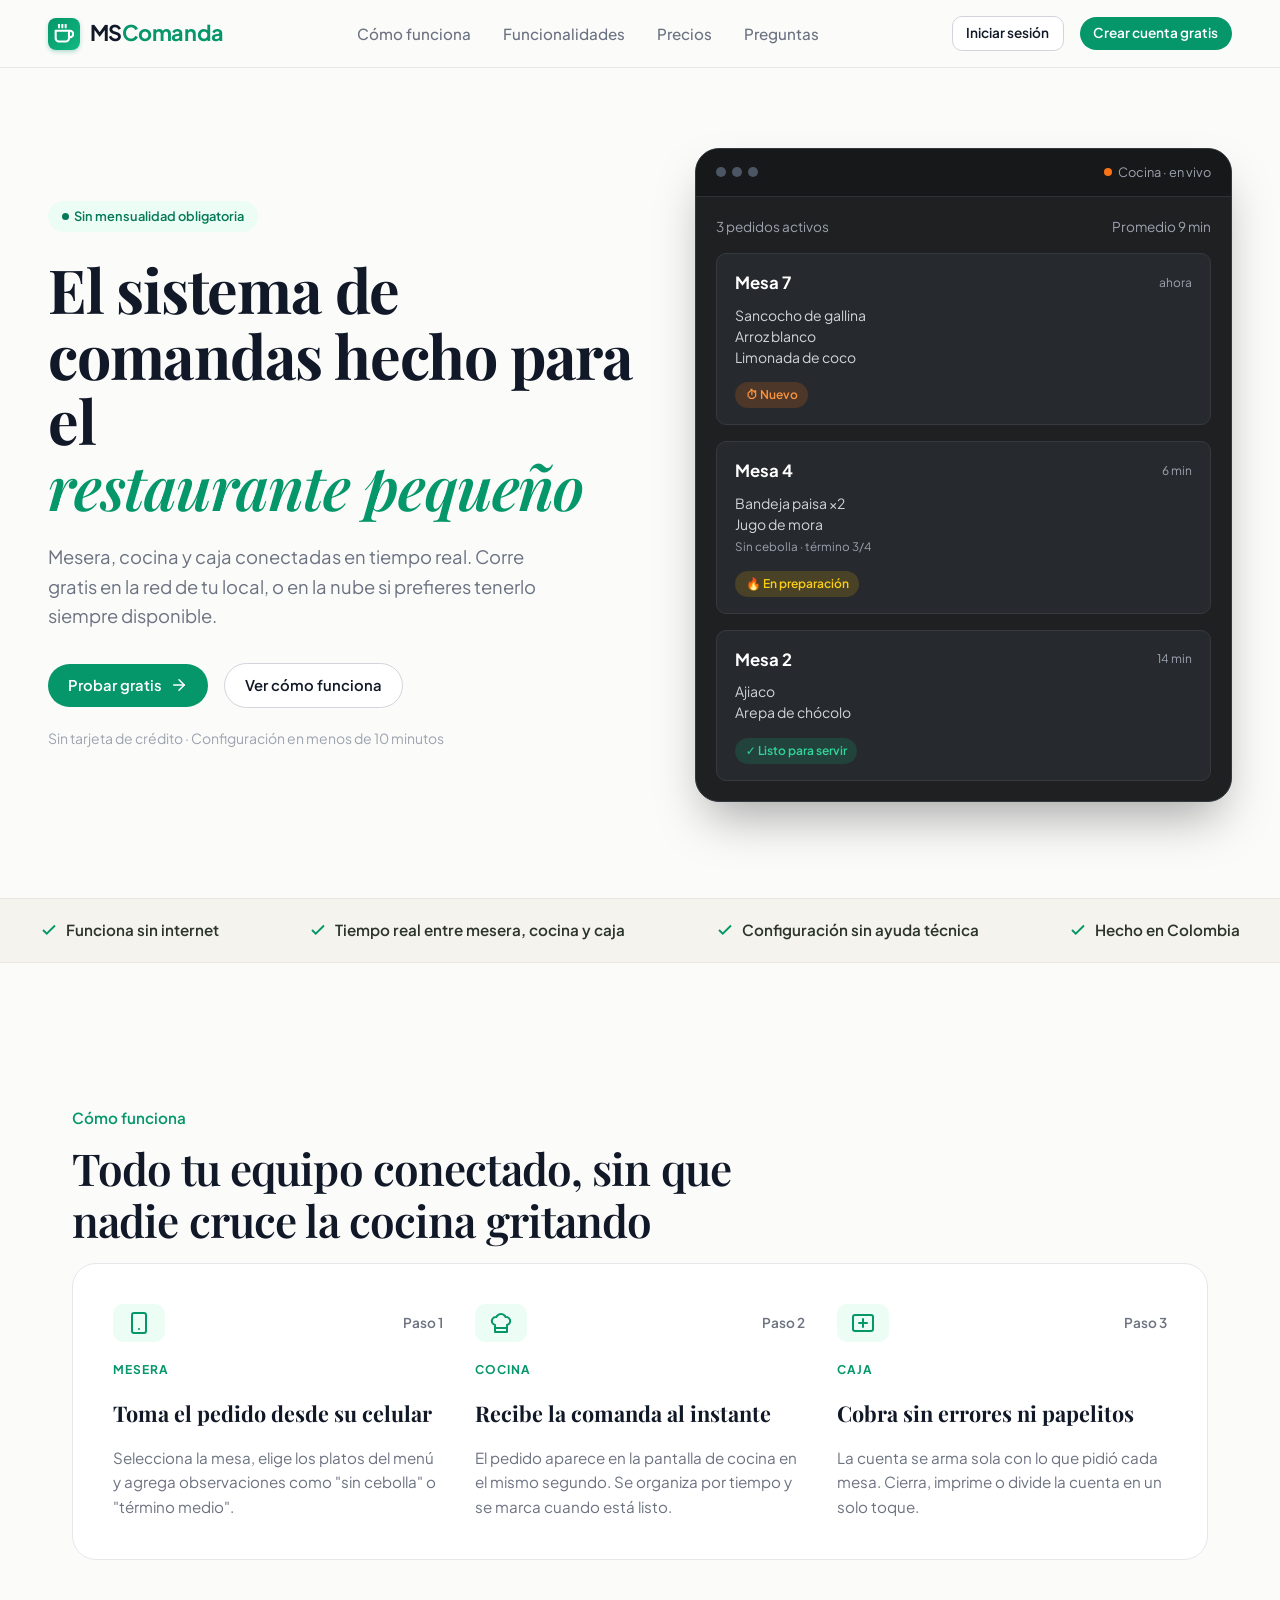
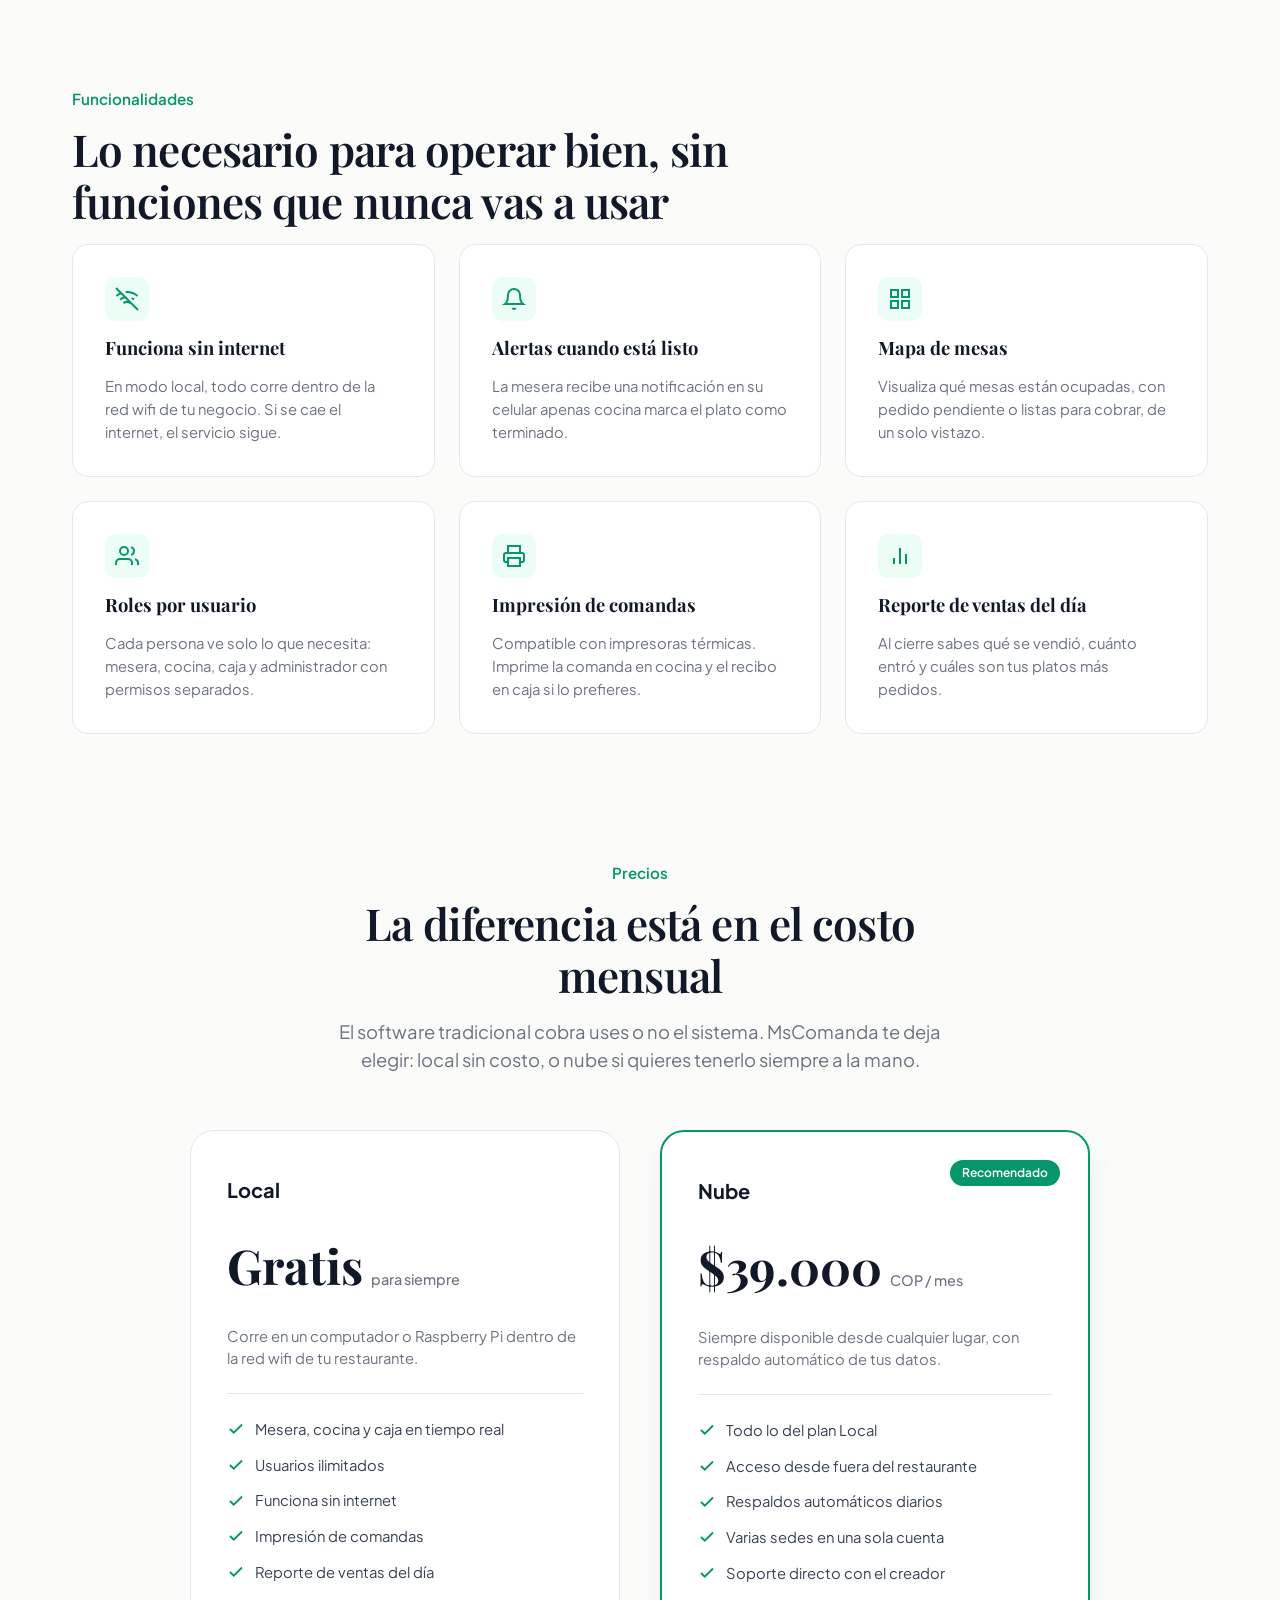
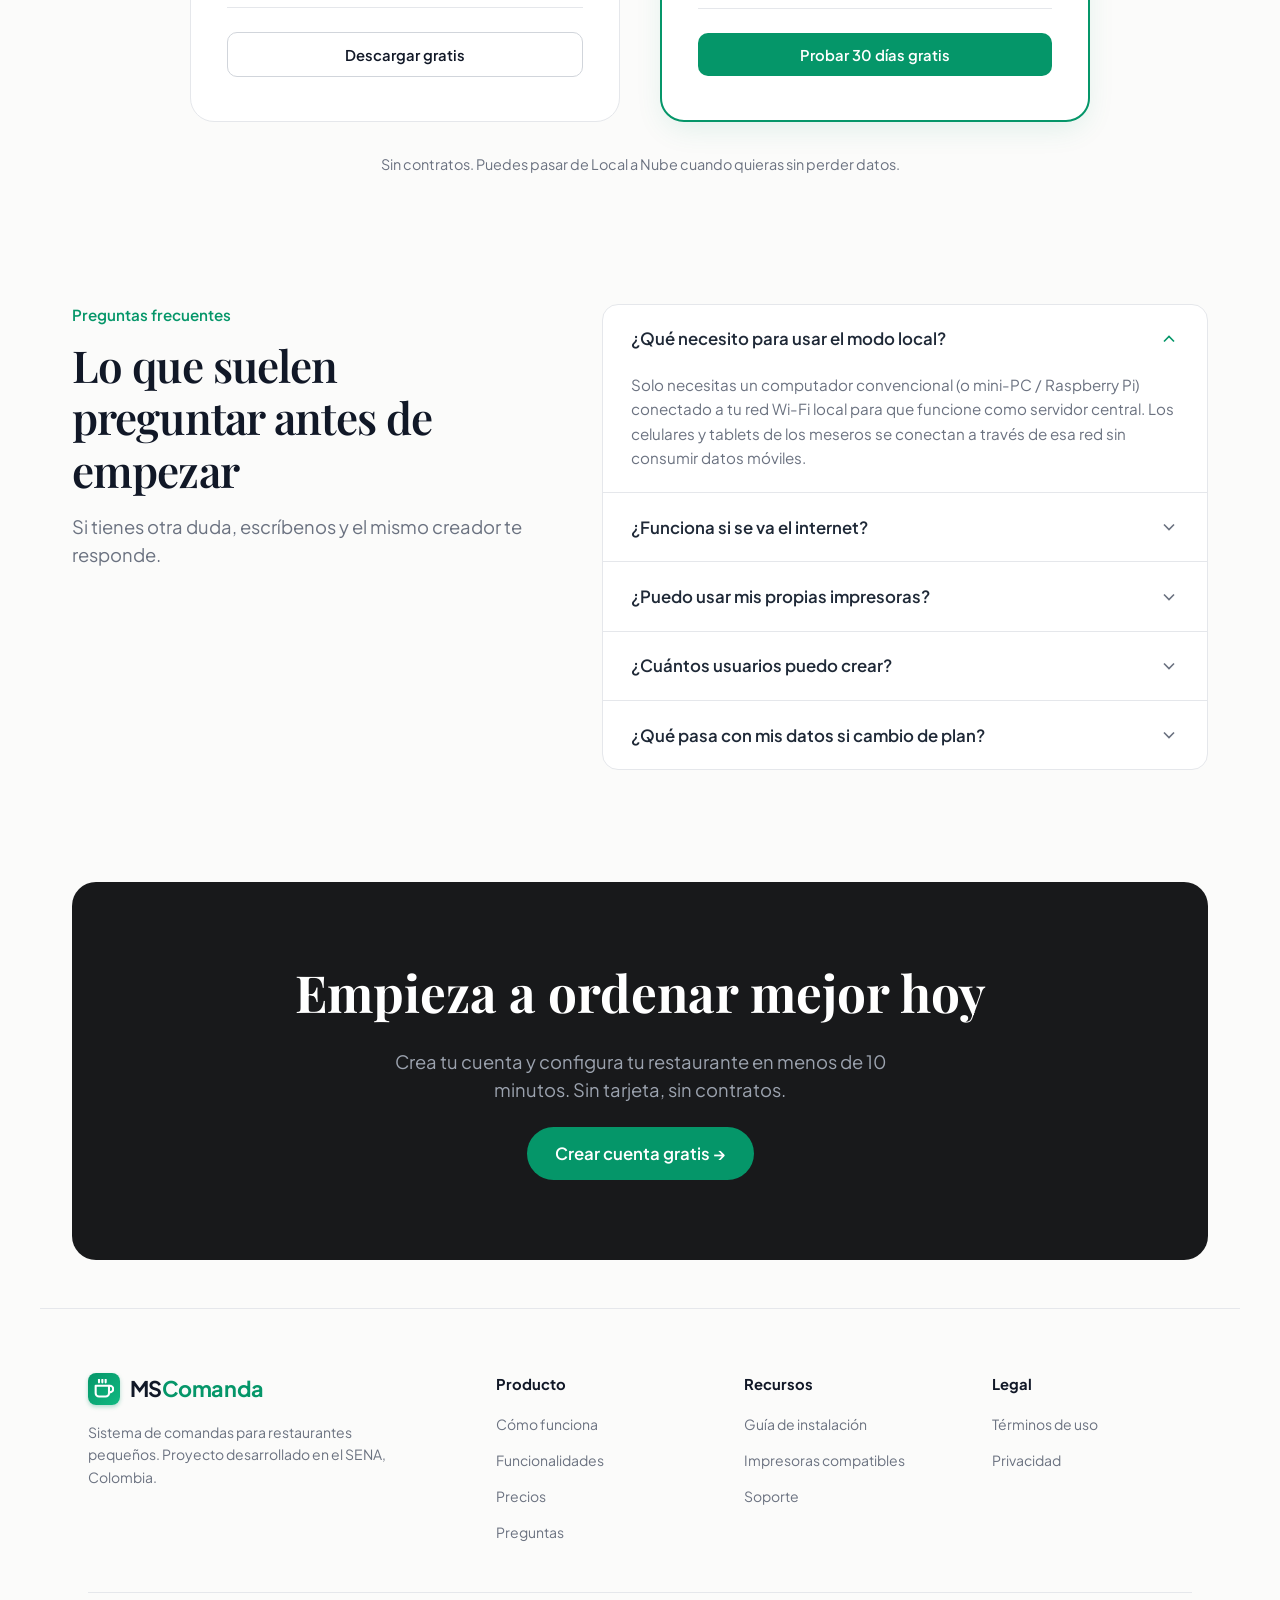
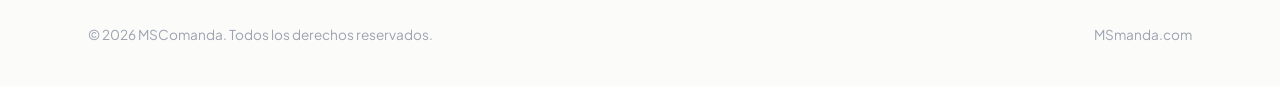
<file: index.html>
<!DOCTYPE html>
<html lang="es">
<head>
  <meta charset="UTF-8">
  <meta name="viewport" content="width=device-width, initial-scale=1.0">
  <title>MSComanda - El sistema de comandas para el restaurante pequeño</title>
  <link rel="stylesheet" href="css/style.css">
  <link rel="stylesheet" href="css/landing.css">
</head>
<body>

  <!-- Navegación Superior -->
  <header class="landing-nav">
    <a href="index.html" class="brand-logo">
      <div class="brand-icon">
        <svg width="20" height="20" viewBox="0 0 24 24" fill="none" stroke="currentColor" stroke-width="2.5" stroke-linecap="round" stroke-linejoin="round">
          <path d="M18 8h1a4 4 0 0 1 0 8h-1"></path>
          <path d="M2 8h16v9a4 4 0 0 1-4 4H6a4 4 0 0 1-4-4V8z"></path>
          <line x1="6" y1="1" x2="6" y2="4"></line>
          <line x1="10" y1="1" x2="10" y2="4"></line>
          <line x1="14" y1="1" x2="14" y2="4"></line>
        </svg>
      </div>
      <span>MS<span class="brand-highlight">Comanda</span></span>
    </a>

    <ul class="nav-menu">
      <li><a href="#como-funciona" class="nav-link">Cómo funciona</a></li>
      <li><a href="#funcionalidades" class="nav-link">Funcionalidades</a></li>
      <li><a href="#precios" class="nav-link">Precios</a></li>
      <li><a href="#preguntas" class="nav-link">Preguntas</a></li>
    </ul>

    <div class="nav-actions">
      <a href="login.html" class="btn btn-outline btn-sm">Iniciar sesión</a>
      <a href="registro.html" class="btn btn-primary btn-sm btn-pill">Crear cuenta gratis</a>
    </div>
  </header>

  <!-- Hero Section (pant1.png) -->
  <section class="hero-section">
    <div class="hero-content">
      <div class="badge badge-primary">
        <span class="badge-dot"></span>
        Sin mensualidad obligatoria
      </div>

      <h1 class="hero-title">
        El sistema de comandas hecho para el <em>restaurante pequeño</em>
      </h1>

      <p class="hero-description">
        Mesera, cocina y caja conectadas en tiempo real. Corre gratis en la red de tu local, o en la nube si prefieres tenerlo siempre disponible.
      </p>

      <div class="hero-actions">
        <a href="registro.html" class="btn btn-primary btn-pill">
          Probar gratis
          <svg width="18" height="18" viewBox="0 0 24 24" fill="none" stroke="currentColor" stroke-width="2" stroke-linecap="round" stroke-linejoin="round">
            <line x1="5" y1="12" x2="19" y2="12"></line>
            <polyline points="12 5 19 12 12 19"></polyline>
          </svg>
        </a>
        <a href="#como-funciona" class="btn btn-outline btn-pill">Ver cómo funciona</a>
      </div>

      <p class="hero-note">Sin tarjeta de crédito · Configuración en menos de 10 minutos</p>
    </div>

    <!-- Mockup KDS Cocina en Vivo interactivo -->
    <div class="hero-mockup-wrapper">
      <div class="hero-mockup">
        <div class="mockup-header">
          <div class="mockup-dots">
            <span></span><span></span><span></span>
          </div>
          <div class="mockup-status">
            <span class="mockup-status-dot"></span>
            Cocina · en vivo
          </div>
        </div>

        <div class="mockup-body">
          <div class="mockup-meta">
            <span>3 pedidos activos</span>
            <span>Promedio 9 min</span>
          </div>

          <!-- Tarjeta 1 -->
          <div class="mockup-card">
            <div class="mockup-card-header">
              <span class="mockup-card-title">Mesa 7</span>
              <span class="mockup-card-time">ahora</span>
            </div>
            <div class="mockup-card-items">
              Sancocho de gallina<br>
              Arroz blanco<br>
              Limonada de coco
            </div>
            <span class="mockup-tag mockup-tag-new">⏱ Nuevo</span>
          </div>

          <!-- Tarjeta 2 -->
          <div class="mockup-card">
            <div class="mockup-card-header">
              <span class="mockup-card-title">Mesa 4</span>
              <span class="mockup-card-time">6 min</span>
            </div>
            <div class="mockup-card-items">
              Bandeja paisa ×2<br>
              Jugo de mora<br>
              <small style="color: #9ca3af;">Sin cebolla · término 3/4</small>
            </div>
            <span class="mockup-tag mockup-tag-prep">🔥 En preparación</span>
          </div>

          <!-- Tarjeta 3 -->
          <div class="mockup-card">
            <div class="mockup-card-header">
              <span class="mockup-card-title">Mesa 2</span>
              <span class="mockup-card-time">14 min</span>
            </div>
            <div class="mockup-card-items">
              Ajiaco<br>
              Arepa de chócolo
            </div>
            <span class="mockup-tag mockup-tag-ready">✓ Listo para servir</span>
          </div>
        </div>
      </div>
    </div>
  </section>

  <!-- Cinta de Beneficios (pant2.png) -->
  <div class="feature-ribbon">
    <div class="ribbon-container">
      <div class="ribbon-item">
        <svg viewBox="0 0 24 24" fill="none" stroke="currentColor" stroke-width="2.5"><polyline points="20 6 9 17 4 12"></polyline></svg>
        Funciona sin internet
      </div>
      <div class="ribbon-item">
        <svg viewBox="0 0 24 24" fill="none" stroke="currentColor" stroke-width="2.5"><polyline points="20 6 9 17 4 12"></polyline></svg>
        Tiempo real entre mesera, cocina y caja
      </div>
      <div class="ribbon-item">
        <svg viewBox="0 0 24 24" fill="none" stroke="currentColor" stroke-width="2.5"><polyline points="20 6 9 17 4 12"></polyline></svg>
        Configuración sin ayuda técnica
      </div>
      <div class="ribbon-item">
        <svg viewBox="0 0 24 24" fill="none" stroke="currentColor" stroke-width="2.5"><polyline points="20 6 9 17 4 12"></polyline></svg>
        Hecho en Colombia
      </div>
    </div>
  </div>

  <!-- Cómo Funciona (pant2.png) -->
  <section class="landing-section" id="como-funciona">
    <div class="section-label">Cómo funciona</div>
    <h2 class="section-title">Todo tu equipo conectado, sin que nadie cruce la cocina gritando</h2>

    <div class="steps-grid">
      <!-- Paso 1 -->
      <div class="step-card">
        <div class="step-header">
          <div class="step-icon-box">
            <svg width="24" height="24" viewBox="0 0 24 24" fill="none" stroke="currentColor" stroke-width="2" stroke-linecap="round" stroke-linejoin="round">
              <rect x="5" y="2" width="14" height="20" rx="2" ry="2"></rect>
              <line x1="12" y1="18" x2="12.01" y2="18"></line>
            </svg>
          </div>
          <span class="step-badge-num">Paso 1</span>
        </div>
        <span class="step-role">MESERA</span>
        <h3 class="step-title">Toma el pedido desde su celular</h3>
        <p class="step-desc">Selecciona la mesa, elige los platos del menú y agrega observaciones como "sin cebolla" o "término medio".</p>
      </div>

      <!-- Paso 2 -->
      <div class="step-card">
        <div class="step-header">
          <div class="step-icon-box">
            <svg width="24" height="24" viewBox="0 0 24 24" fill="none" stroke="currentColor" stroke-width="2" stroke-linecap="round" stroke-linejoin="round">
              <path d="M6 13.87A4 4 0 0 1 7.41 6a5.11 5.11 0 0 1 1.05-1.54 5 5 0 0 1 7.08 0A5.11 5.11 0 0 1 16.59 6 4 4 0 0 1 18 13.87V21H6Z"></path>
              <line x1="6" y1="17" x2="18" y2="17"></line>
            </svg>
          </div>
          <span class="step-badge-num">Paso 2</span>
        </div>
        <span class="step-role">COCINA</span>
        <h3 class="step-title">Recibe la comanda al instante</h3>
        <p class="step-desc">El pedido aparece en la pantalla de cocina en el mismo segundo. Se organiza por tiempo y se marca cuando está listo.</p>
      </div>

      <!-- Paso 3 -->
      <div class="step-card">
        <div class="step-header">
          <div class="step-icon-box">
            <svg width="24" height="24" viewBox="0 0 24 24" fill="none" stroke="currentColor" stroke-width="2" stroke-linecap="round" stroke-linejoin="round">
              <rect x="2" y="4" width="20" height="16" rx="2"></rect>
              <line x1="12" y1="8" x2="12" y2="16"></line>
              <line x1="8" y1="12" x2="16" y2="12"></line>
            </svg>
          </div>
          <span class="step-badge-num">Paso 3</span>
        </div>
        <span class="step-role">CAJA</span>
        <h3 class="step-title">Cobra sin errores ni papelitos</h3>
        <p class="step-desc">La cuenta se arma sola con lo que pidió cada mesa. Cierra, imprime o divide la cuenta en un solo toque.</p>
      </div>
    </div>
  </section>

  <!-- Funcionalidades (pant3.png) -->
  <section class="landing-section" id="funcionalidades">
    <div class="section-label">Funcionalidades</div>
    <h2 class="section-title">Lo necesario para operar bien, sin funciones que nunca vas a usar</h2>

    <div class="features-grid">
      <div class="feature-box">
        <div class="feature-icon">
          <svg width="24" height="24" viewBox="0 0 24 24" fill="none" stroke="currentColor" stroke-width="2"><line x1="1" y1="1" x2="23" y2="23"></line><path d="M16.72 11.06A10.94 10.94 0 0 1 19 12.55"></path><path d="M5 12.55a10.94 10.94 0 0 1 5.17-2.39"></path><path d="M10.71 5.05A16 16 0 0 1 22.58 9"></path><path d="M1.42 9a15.91 15.91 0 0 1 4.7-2.88"></path><path d="M8.53 16.11a6 6 0 0 1 6.95 0"></path><line x1="12" y1="20" x2="12.01" y2="20"></line></svg>
        </div>
        <h3 class="feature-box-title">Funciona sin internet</h3>
        <p class="feature-box-desc">En modo local, todo corre dentro de la red wifi de tu negocio. Si se cae el internet, el servicio sigue.</p>
      </div>

      <div class="feature-box">
        <div class="feature-icon">
          <svg width="24" height="24" viewBox="0 0 24 24" fill="none" stroke="currentColor" stroke-width="2"><path d="M18 8A6 6 0 0 0 6 8c0 7-3 9-3 9h18s-3-2-3-9"></path><path d="M13.73 21a2 2 0 0 1-3.46 0"></path></svg>
        </div>
        <h3 class="feature-box-title">Alertas cuando está listo</h3>
        <p class="feature-box-desc">La mesera recibe una notificación en su celular apenas cocina marca el plato como terminado.</p>
      </div>

      <div class="feature-box">
        <div class="feature-icon">
          <svg width="24" height="24" viewBox="0 0 24 24" fill="none" stroke="currentColor" stroke-width="2"><rect x="3" y="3" width="7" height="7"></rect><rect x="14" y="3" width="7" height="7"></rect><rect x="14" y="14" width="7" height="7"></rect><rect x="3" y="14" width="7" height="7"></rect></svg>
        </div>
        <h3 class="feature-box-title">Mapa de mesas</h3>
        <p class="feature-box-desc">Visualiza qué mesas están ocupadas, con pedido pendiente o listas para cobrar, de un solo vistazo.</p>
      </div>

      <div class="feature-box">
        <div class="feature-icon">
          <svg width="24" height="24" viewBox="0 0 24 24" fill="none" stroke="currentColor" stroke-width="2"><path d="M17 21v-2a4 4 0 0 0-4-4H5a4 4 0 0 0-4 4v2"></path><circle cx="9" cy="7" r="4"></circle><path d="M23 21v-2a4 4 0 0 0-3-3.87"></path><path d="M16 3.13a4 4 0 0 1 0 7.75"></path></svg>
        </div>
        <h3 class="feature-box-title">Roles por usuario</h3>
        <p class="feature-box-desc">Cada persona ve solo lo que necesita: mesera, cocina, caja y administrador con permisos separados.</p>
      </div>

      <div class="feature-box">
        <div class="feature-icon">
          <svg width="24" height="24" viewBox="0 0 24 24" fill="none" stroke="currentColor" stroke-width="2"><polyline points="6 9 6 2 18 2 18 9"></polyline><path d="M6 18H4a2 2 0 0 1-2-2v-5a2 2 0 0 1 2-2h16a2 2 0 0 1 2 2v5a2 2 0 0 1-2 2h-2"></path><rect x="6" y="14" width="12" height="8"></rect></svg>
        </div>
        <h3 class="feature-box-title">Impresión de comandas</h3>
        <p class="feature-box-desc">Compatible con impresoras térmicas. Imprime la comanda en cocina y el recibo en caja si lo prefieres.</p>
      </div>

      <div class="feature-box">
        <div class="feature-icon">
          <svg width="24" height="24" viewBox="0 0 24 24" fill="none" stroke="currentColor" stroke-width="2"><line x1="18" y1="20" x2="18" y2="10"></line><line x1="12" y1="20" x2="12" y2="4"></line><line x1="6" y1="20" x2="6" y2="14"></line></svg>
        </div>
        <h3 class="feature-box-title">Reporte de ventas del día</h3>
        <p class="feature-box-desc">Al cierre sabes qué se vendió, cuánto entró y cuáles son tus platos más pedidos.</p>
      </div>
    </div>
  </section>

  <!-- Precios (pant4.png) -->
  <section class="landing-section" id="precios">
    <div style="text-align: center; margin-bottom: 3.5rem;">
      <div class="section-label">Precios</div>
      <h2 class="section-title" style="margin: 0 auto 1rem;">La diferencia está en el costo mensual</h2>
      <p class="section-subtitle" style="margin: 0 auto;">El software tradicional cobra uses o no el sistema. MsComanda te deja elegir: local sin costo, o nube si quieres tenerlo siempre a la mano.</p>
    </div>

    <div class="pricing-container">
      <!-- Plan Local -->
      <div class="pricing-card">
        <div class="pricing-name">Local</div>
        <div class="pricing-price">Gratis <span class="pricing-period">para siempre</span></div>
        <p class="pricing-desc">Corre en un computador o Raspberry Pi dentro de la red wifi de tu restaurante.</p>
        
        <ul class="pricing-features">
          <li class="pricing-feature-item">
            <svg viewBox="0 0 24 24" fill="none" stroke="currentColor" stroke-width="2.5"><polyline points="20 6 9 17 4 12"></polyline></svg>
            Mesera, cocina y caja en tiempo real
          </li>
          <li class="pricing-feature-item">
            <svg viewBox="0 0 24 24" fill="none" stroke="currentColor" stroke-width="2.5"><polyline points="20 6 9 17 4 12"></polyline></svg>
            Usuarios ilimitados
          </li>
          <li class="pricing-feature-item">
            <svg viewBox="0 0 24 24" fill="none" stroke="currentColor" stroke-width="2.5"><polyline points="20 6 9 17 4 12"></polyline></svg>
            Funciona sin internet
          </li>
          <li class="pricing-feature-item">
            <svg viewBox="0 0 24 24" fill="none" stroke="currentColor" stroke-width="2.5"><polyline points="20 6 9 17 4 12"></polyline></svg>
            Impresión de comandas
          </li>
          <li class="pricing-feature-item">
            <svg viewBox="0 0 24 24" fill="none" stroke="currentColor" stroke-width="2.5"><polyline points="20 6 9 17 4 12"></polyline></svg>
            Reporte de ventas del día
          </li>
        </ul>

        <a href="registro.html" class="btn btn-outline btn-block">Descargar gratis</a>
      </div>

      <!-- Plan Nube -->
      <div class="pricing-card featured">
        <span class="pricing-badge">Recomendado</span>
        <div class="pricing-name">Nube</div>
        <div class="pricing-price">$39.000 <span class="pricing-period">COP / mes</span></div>
        <p class="pricing-desc">Siempre disponible desde cualquier lugar, con respaldo automático de tus datos.</p>

        <ul class="pricing-features">
          <li class="pricing-feature-item">
            <svg viewBox="0 0 24 24" fill="none" stroke="currentColor" stroke-width="2.5"><polyline points="20 6 9 17 4 12"></polyline></svg>
            Todo lo del plan Local
          </li>
          <li class="pricing-feature-item">
            <svg viewBox="0 0 24 24" fill="none" stroke="currentColor" stroke-width="2.5"><polyline points="20 6 9 17 4 12"></polyline></svg>
            Acceso desde fuera del restaurante
          </li>
          <li class="pricing-feature-item">
            <svg viewBox="0 0 24 24" fill="none" stroke="currentColor" stroke-width="2.5"><polyline points="20 6 9 17 4 12"></polyline></svg>
            Respaldos automáticos diarios
          </li>
          <li class="pricing-feature-item">
            <svg viewBox="0 0 24 24" fill="none" stroke="currentColor" stroke-width="2.5"><polyline points="20 6 9 17 4 12"></polyline></svg>
            Varias sedes en una sola cuenta
          </li>
          <li class="pricing-feature-item">
            <svg viewBox="0 0 24 24" fill="none" stroke="currentColor" stroke-width="2.5"><polyline points="20 6 9 17 4 12"></polyline></svg>
            Soporte directo con el creador
          </li>
        </ul>

        <a href="registro.html" class="btn btn-primary btn-block">Probar 30 días gratis</a>
      </div>
    </div>

    <p class="pricing-subnote">Sin contratos. Puedes pasar de Local a Nube cuando quieras sin perder datos.</p>
  </section>

  <!-- Preguntas Frecuentes (pant5.png) -->
  <section class="landing-section" id="preguntas">
    <div class="faq-grid">
      <div>
        <div class="section-label">Preguntas frecuentes</div>
        <h2 class="section-title">Lo que suelen preguntar antes de empezar</h2>
        <p class="section-subtitle">Si tienes otra duda, escríbenos y el mismo creador te responde.</p>
      </div>

      <div class="accordion">
        <div class="accordion-item active">
          <button class="accordion-header">
            ¿Qué necesito para usar el modo local?
            <svg width="20" height="20" viewBox="0 0 24 24" fill="none" stroke="currentColor" stroke-width="2"><polyline points="6 9 12 15 18 9"></polyline></svg>
          </button>
          <div class="accordion-content">
            Solo necesitas un computador convencional (o mini-PC / Raspberry Pi) conectado a tu red Wi-Fi local para que funcione como servidor central. Los celulares y tablets de los meseros se conectan a través de esa red sin consumir datos móviles.
          </div>
        </div>

        <div class="accordion-item">
          <button class="accordion-header">
            ¿Funciona si se va el internet?
            <svg width="20" height="20" viewBox="0 0 24 24" fill="none" stroke="currentColor" stroke-width="2"><polyline points="6 9 12 15 18 9"></polyline></svg>
          </button>
          <div class="accordion-content">
            ¡Sí, al 100%! El sistema opera dentro de tu red local, por lo que meseros, cocina y caja continúan comunicándose sin interrupciones aunque se caiga el servicio de tu proveedor de internet.
          </div>
        </div>

        <div class="accordion-item">
          <button class="accordion-header">
            ¿Puedo usar mis propias impresoras?
            <svg width="20" height="20" viewBox="0 0 24 24" fill="none" stroke="currentColor" stroke-width="2"><polyline points="6 9 12 15 18 9"></polyline></svg>
          </button>
          <div class="accordion-content">
            Sí, MSComanda es compatible con cualquier impresora térmica ESC/POS USB, red Ethernet o Bluetooth de 58mm y 80mm estándar del mercado.
          </div>
        </div>

        <div class="accordion-item">
          <button class="accordion-header">
            ¿Cuántos usuarios puedo crear?
            <svg width="20" height="20" viewBox="0 0 24 24" fill="none" stroke="currentColor" stroke-width="2"><polyline points="6 9 12 15 18 9"></polyline></svg>
          </button>
          <div class="accordion-content">
            Usuarios ilimitados. Puedes dar de alta a todos tus meseros, cocineros y cajeros con sus respectivos roles y códigos PIN de acceso.
          </div>
        </div>

        <div class="accordion-item">
          <button class="accordion-header">
            ¿Qué pasa con mis datos si cambio de plan?
            <svg width="20" height="20" viewBox="0 0 24 24" fill="none" stroke="currentColor" stroke-width="2"><polyline points="6 9 12 15 18 9"></polyline></svg>
          </button>
          <div class="accordion-content">
            Tus cartas, historial de ventas y configuraciones se migran de manera instantánea y transparente entre el modo local y la nube sin pérdida alguna.
          </div>
        </div>
      </div>
    </div>
  </section>

  <!-- CTA Banner Final (pant5-1.png) -->
  <div style="max-width: 1200px; margin: 0 auto; padding: 0 2rem;">
    <div class="cta-banner">
      <h2 class="cta-title">Empieza a ordenar mejor hoy</h2>
      <p class="cta-subtitle">Crea tu cuenta y configura tu restaurante en menos de 10 minutos. Sin tarjeta, sin contratos.</p>
      <a href="registro.html" class="btn btn-primary btn-pill" style="padding: 0.85rem 1.75rem; font-size: 1.05rem;">
        Crear cuenta gratis →
      </a>
    </div>
  </div>

  <!-- Footer (pant5-1.png) -->
  <footer class="landing-footer">
    <div class="footer-top">
      <div class="footer-about">
        <a href="index.html" class="brand-logo">
          <div class="brand-icon">
            <svg width="20" height="20" viewBox="0 0 24 24" fill="none" stroke="currentColor" stroke-width="2.5" stroke-linecap="round" stroke-linejoin="round">
              <path d="M18 8h1a4 4 0 0 1 0 8h-1"></path>
              <path d="M2 8h16v9a4 4 0 0 1-4 4H6a4 4 0 0 1-4-4V8z"></path>
              <line x1="6" y1="1" x2="6" y2="4"></line>
              <line x1="10" y1="1" x2="10" y2="4"></line>
              <line x1="14" y1="1" x2="14" y2="4"></line>
            </svg>
          </div>
          <span>MS<span class="brand-highlight">Comanda</span></span>
        </a>
        <p class="footer-desc">Sistema de comandas para restaurantes pequeños. Proyecto desarrollado en el SENA, Colombia.</p>
      </div>

      <div>
        <div class="footer-col-title">Producto</div>
        <ul class="footer-links">
          <li><a href="#como-funciona" class="footer-link">Cómo funciona</a></li>
          <li><a href="#funcionalidades" class="footer-link">Funcionalidades</a></li>
          <li><a href="#precios" class="footer-link">Precios</a></li>
          <li><a href="#preguntas" class="footer-link">Preguntas</a></li>
        </ul>
      </div>

      <div>
        <div class="footer-col-title">Recursos</div>
        <ul class="footer-links">
          <li><a href="#" class="footer-link">Guía de instalación</a></li>
          <li><a href="#" class="footer-link">Impresoras compatibles</a></li>
          <li><a href="#" class="footer-link">Soporte</a></li>
        </ul>
      </div>

      <div>
        <div class="footer-col-title">Legal</div>
        <ul class="footer-links">
          <li><a href="#" class="footer-link">Términos de uso</a></li>
          <li><a href="#" class="footer-link">Privacidad</a></li>
        </ul>
      </div>
    </div>

    <div class="footer-bottom">
      <div>© 2026 MSComanda. Todos los derechos reservados.</div>
      <div>MSmanda.com</div>
    </div>
  </footer>

  <script src="js/landing.js"></script>
</body>
</html>
</file>
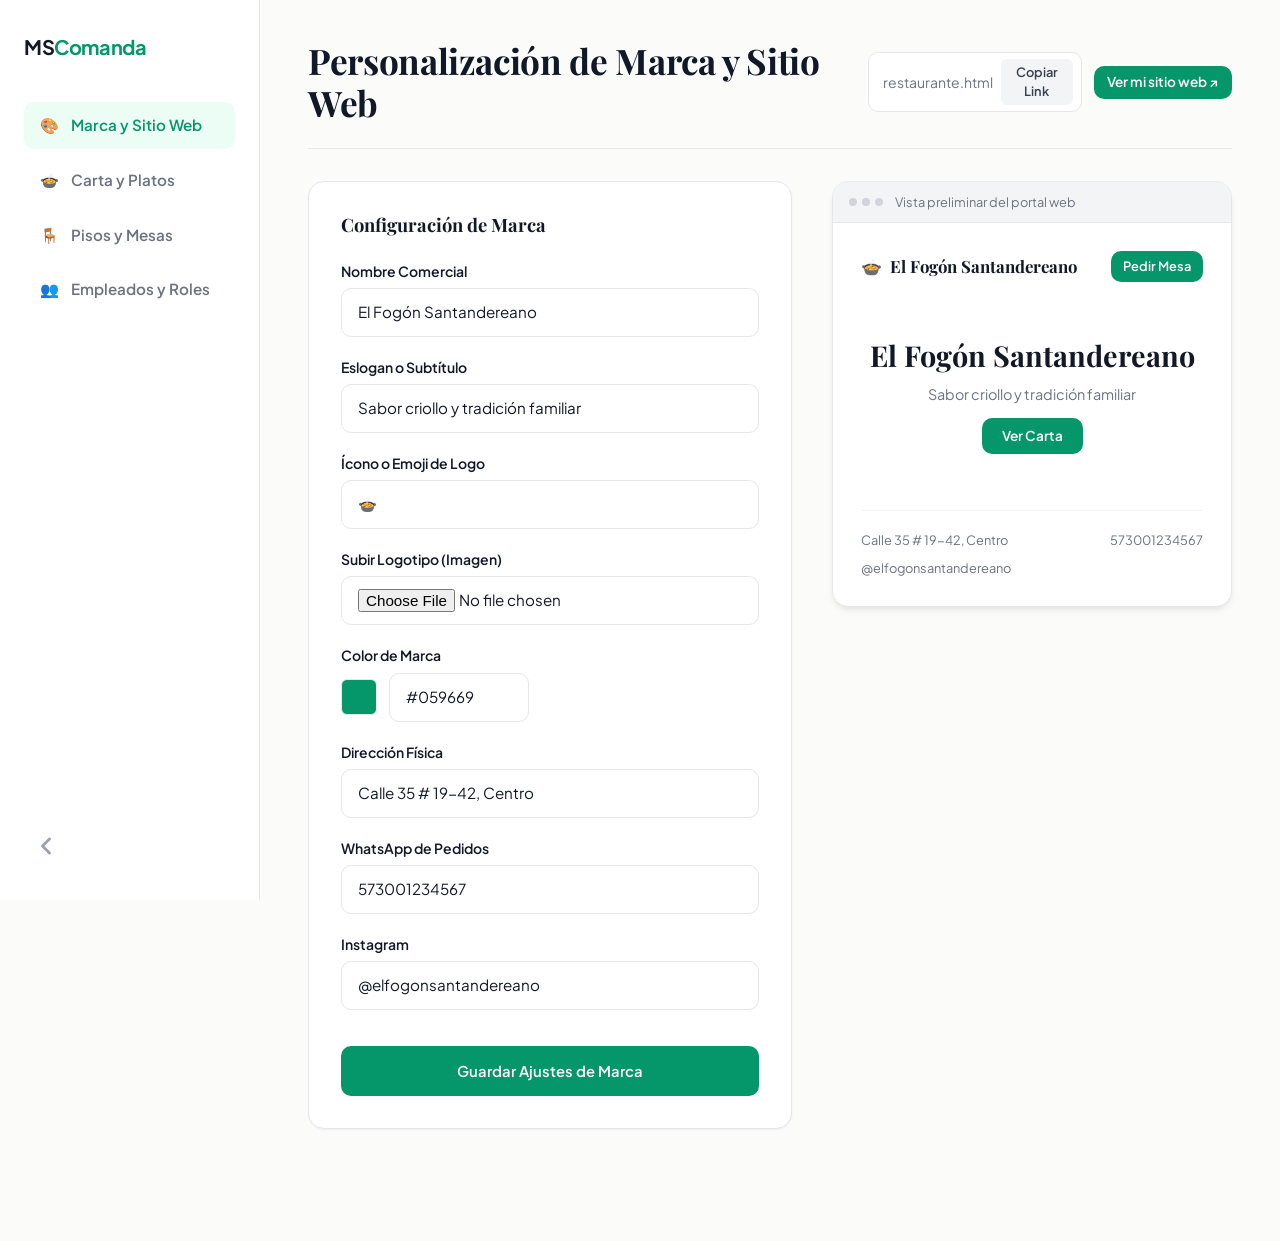
<file: admin.html>
<!DOCTYPE html>
<html lang="es">
<head>
  <meta charset="UTF-8">
  <meta name="viewport" content="width=device-width, initial-scale=1.0">
  <title>Panel de Administración - MSComanda</title>
  <link rel="stylesheet" href="css/style.css">
  <link rel="stylesheet" href="css/admin.css">
</head>
<body class="admin-layout">

  <!-- Sidebar de Navegación Lateral -->
  <aside class="admin-sidebar">
    <a href="index.html" class="brand-logo" style="font-size: 1.25rem;">
      <span>MS<span class="brand-highlight">Comanda</span></span>
    </a>

    <ul class="admin-nav-list">
      <li class="admin-nav-item active" data-target="view-marca">
        <span>🎨</span> Marca y Sitio Web
      </li>
      <li class="admin-nav-item" data-target="view-carta">
        <span>🍲</span> Carta y Platos
      </li>
      <li class="admin-nav-item" data-target="view-pisos">
        <span>🪑</span> Pisos y Mesas
      </li>
      <li class="admin-nav-item" data-target="view-empleados">
        <span>👥</span> Empleados y Roles
      </li>
    </ul>

    <div style="margin-top: auto;">
      <a href="login.html" class="back-arrow-link" title="Cerrar sesión / Ir a roles">
        <svg viewBox="0 0 24 24" fill="none" stroke="currentColor" stroke-width="2.5" stroke-linecap="round" stroke-linejoin="round">
          <polyline points="15 18 9 12 15 6"></polyline>
        </svg>
      </a>
    </div>
  </aside>

  <!-- Contenedor Principal de Contenido -->
  <main class="admin-main">

    <!-- ==============================================================
         1. PESTAÑA: MARCA Y SITIO WEB (DIseñoWEB.png)
         ============================================================== -->
    <section class="admin-view-section" id="view-marca">
      <div class="admin-topbar">
        <h1 class="admin-view-title">Personalización de Marca y Sitio Web</h1>

        <div class="admin-share-bar">
          <div class="share-input-group">
            <span>restaurante.html</span>
            <button class="share-copy-btn" id="btnCopyLink">Copiar Link</button>
          </div>
          <a href="restaurante.html" target="_blank" class="btn btn-primary btn-sm">
            Ver mi sitio web ↗
          </a>
        </div>
      </div>

      <div class="brand-settings-grid">
        <!-- Formulario de Configuración de Marca -->
        <div class="admin-card">
          <h2 class="admin-card-title">Configuración de Marca</h2>

          <form id="brandForm">
            <div class="form-group">
              <label class="form-label">Nombre Comercial</label>
              <input type="text" id="brandNameInput" class="form-control" value="El Fogón Santandereano">
            </div>

            <div class="form-group">
              <label class="form-label">Eslogan o Subtítulo</label>
              <input type="text" id="brandSloganInput" class="form-control" value="Sabor criollo y tradición familiar">
            </div>

            <div class="form-group">
              <label class="form-label">Ícono o Emoji de Logo</label>
              <input type="text" id="brandEmojiInput" class="form-control" value="🍲">
            </div>

            <div class="form-group">
              <label class="form-label">Subir Logotipo (Imagen)</label>
              <input type="file" class="form-control" accept="image/*">
            </div>

            <div class="form-group">
              <label class="form-label">Color de Marca</label>
              <div class="color-picker-box">
                <div class="color-box-sample" id="colorSample"></div>
                <input type="text" id="brandColorInput" class="form-control" value="#059669" style="max-width: 140px;">
              </div>
            </div>

            <div class="form-group">
              <label class="form-label">Dirección Física</label>
              <input type="text" id="brandAddressInput" class="form-control" value="Calle 35 # 19-42, Centro">
            </div>

            <div class="form-group">
              <label class="form-label">WhatsApp de Pedidos</label>
              <input type="text" id="brandWhatsAppInput" class="form-control" value="573001234567">
            </div>

            <div class="form-group">
              <label class="form-label">Instagram</label>
              <input type="text" id="brandInstagramInput" class="form-control" value="@elfogonsantandereano">
            </div>

            <button type="submit" id="btnSaveBrand" class="btn btn-primary btn-block" style="margin-top: 1rem; padding: 0.85rem;">
              Guardar Ajustes de Marca
            </button>
          </form>
        </div>

        <!-- Vista Preliminar del Portal Web (Mockup a la derecha) -->
        <div class="preview-mockup-card">
          <div class="preview-mockup-top">
            <div class="preview-mockup-dots">
              <span></span><span></span><span></span>
            </div>
            <span>Vista preliminar del portal web</span>
          </div>

          <div class="preview-mockup-body">
            <div class="preview-nav">
              <div class="preview-logo">
                <span id="prevLogoEmoji">🍲</span>
                <span id="prevLogoText">El Fogón Santandereano</span>
              </div>
              <button class="btn btn-primary btn-sm" id="prevBtnMesa" style="font-size: 0.8rem; padding: 0.35rem 0.75rem;">
                Pedir Mesa
              </button>
            </div>

            <div class="preview-hero">
              <h3 class="preview-hero-title" id="prevTitle">El Fogón Santandereano</h3>
              <p class="preview-hero-slogan" id="prevSlogan">Sabor criollo y tradición familiar</p>
              <button class="btn btn-primary btn-sm" id="prevBtnCarta" style="padding: 0.5rem 1.25rem;">
                Ver Carta
              </button>
            </div>

            <div class="preview-footer">
              <span id="prevAddress">Calle 35 # 19-42, Centro</span>
              <span id="prevWhatsApp">573001234567</span>
              <span id="prevInstagram">@elfogonsantandereano</span>
            </div>
          </div>
        </div>
      </div>
    </section>

    <!-- ==============================================================
         2. PESTAÑA: CARTA Y PLATOS (confiCarta.png)
         ============================================================== -->
    <section class="admin-view-section" id="view-carta" style="display: none;">
      <div class="admin-topbar">
        <h1 class="admin-view-title">Administración de Carta y Precios</h1>
        <div class="admin-share-bar">
          <div class="share-input-group">
            <span>restaurante.html</span>
            <button class="share-copy-btn">Copiar Link</button>
          </div>
          <a href="restaurante.html" target="_blank" class="btn btn-primary btn-sm">Ver mi sitio web ↗</a>
        </div>
      </div>

      <!-- Añadir Nuevo Plato o Bebida a la Carta -->
      <div class="admin-card">
        <h2 class="admin-card-title">Añadir Nuevo Plato o Bebida a la Carta</h2>

        <form id="formAddDish">
          <div style="display: grid; grid-template-columns: 1.5fr 1fr 1fr; gap: 1.25rem;">
            <div class="form-group">
              <label class="form-label">Nombre del Plato</label>
              <input type="text" id="dishNameInput" class="form-control" placeholder="Ej. Cazuela de Mariscos" required>
            </div>
            <div class="form-group">
              <label class="form-label">Categoría</label>
              <select id="dishCatInput" class="form-control">
                <option value="Platos Fuertes">Platos Fuertes</option>
                <option value="Bebidas">Bebidas</option>
                <option value="Entradas">Entradas</option>
                <option value="Postres">Postres</option>
              </select>
            </div>
            <div class="form-group">
              <label class="form-label">Precio ($)</label>
              <input type="number" id="dishPriceInput" class="form-control" placeholder="38000" required>
            </div>
          </div>

          <div class="form-group">
            <label class="form-label">Descripción e Ingredientes (Alergias y Detalles)</label>
            <input type="text" id="dishDescInput" class="form-control" placeholder="Ej. Camarones, calamares y pescado en salsa de coco. Acompañado de patacón.">
          </div>

          <button type="submit" class="btn btn-primary" style="margin-top: 0.5rem;">
            + Guardar en Carta
          </button>
        </form>
      </div>

      <!-- Carta Actual del Restaurante -->
      <div class="admin-card">
        <h2 class="admin-card-title">Carta Actual del Restaurante</h2>

        <table class="admin-table">
          <thead>
            <tr>
              <th>Plato</th>
              <th>Categoría</th>
              <th>Precio</th>
              <th>Descripción / Ingredientes</th>
              <th>Acción</th>
            </tr>
          </thead>
          <tbody id="dishesTableBody">
            <tr>
              <td style="font-weight: 700;">Bandeja Paisa</td>
              <td><span class="badge" style="background:#f3f4f6; color:#374151;">Platos Fuertes</span></td>
              <td style="font-weight: 700;">$32,000</td>
              <td style="color: var(--text-muted); font-size: 0.85rem; max-width: 320px;">
                Frijoles cargamanto, arroz blanco, chicharrón crujiente, carne molida, huevo frito, tajada de plátano maduro y arepa.
              </td>
              <td><button class="btn-delete-row">Eliminar</button></td>
            </tr>
            <tr>
              <td style="font-weight: 700;">Sancocho de Gallina</td>
              <td><span class="badge" style="background:#f3f4f6; color:#374151;">Platos Fuertes</span></td>
              <td style="font-weight: 700;">$28,000</td>
              <td style="color: var(--text-muted); font-size: 0.85rem; max-width: 320px;">
                Caldo criollo a fuego lento con presa campesina, plátano verde, yuca y mazorca tierna. Acompañado de arroz y aguacate.
              </td>
              <td><button class="btn-delete-row">Eliminar</button></td>
            </tr>
          </tbody>
        </table>
      </div>
    </section>

    <!-- ==============================================================
         3. PESTAÑA: PISOS Y MESAS (empleosyroles.png)
         ============================================================== -->
    <section class="admin-view-section" id="view-pisos" style="display: none;">
      <div class="admin-topbar">
        <h1 class="admin-view-title">Configuración de Pisos y Mesas</h1>
        <div class="admin-share-bar">
          <div class="share-input-group">
            <span>restaurante.html</span>
            <button class="share-copy-btn">Copiar Link</button>
          </div>
          <a href="restaurante.html" target="_blank" class="btn btn-primary btn-sm">Ver mi sitio web ↗</a>
        </div>
      </div>

      <!-- 1. Configuración de Pisos y Ambientes -->
      <div class="admin-card">
        <h2 class="admin-card-title">1. Configuración de Pisos y Ambientes</h2>

        <form id="formAddZone" style="display: flex; gap: 1rem; align-items: flex-end;">
          <div class="form-group" style="flex: 1; margin-bottom: 0;">
            <label class="form-label">Nombre del Piso o Zona</label>
            <input type="text" id="zoneNameInput" class="form-control" placeholder="Ej. Terraza Piso 2, Patio, Salón VIP" required>
          </div>
          <button type="submit" class="btn btn-primary" style="height: 44px;">
            + Crear Zona
          </button>
        </form>

        <div class="zones-chips-row" id="zonesChipsRow">
          <div class="zone-chip">
            📍 Piso 1 - Salón Principal <span class="zone-chip-close">×</span>
          </div>
          <div class="zone-chip">
            📍 Piso 2 - Terraza <span class="zone-chip-close">×</span>
          </div>
        </div>
      </div>

      <!-- 2. Habilitar Mesas en una Zona -->
      <div class="admin-card">
        <h2 class="admin-card-title">2. Habilitar Mesas en una Zona</h2>

        <form id="formAddTable" style="display: grid; grid-template-columns: 1fr 1fr auto; gap: 1.25rem; align-items: flex-end;">
          <div class="form-group" style="margin-bottom: 0;">
            <label class="form-label">Identificador de Mesa</label>
            <input type="text" id="tableNameInput" class="form-control" placeholder="Ej. Mesa 12" required>
          </div>

          <div class="form-group" style="margin-bottom: 0;">
            <label class="form-label">Asignar a Piso / Zona</label>
            <select id="tableZoneSelect" class="form-control">
              <option value="Piso 1 - Salón Principal">Piso 1 - Salón Principal</option>
              <option value="Piso 2 - Terraza">Piso 2 - Terraza</option>
            </select>
          </div>

          <button type="submit" class="btn btn-primary" style="height: 44px;">
            + Guardar Mesa
          </button>
        </form>
      </div>

      <!-- Mesas Habilitadas -->
      <div class="admin-card">
        <h2 class="admin-card-title">Mesas Habilitadas</h2>

        <table class="admin-table">
          <thead>
            <tr>
              <th>Mesa</th>
              <th>Ubicación / Piso</th>
              <th>Acción</th>
            </tr>
          </thead>
          <tbody id="tablesTableBody">
            <tr>
              <td style="font-weight: 700;">Mesa 1</td>
              <td><span class="badge" style="background:#f3f4f6; color:#374151;">Piso 1 - Salón Principal</span></td>
              <td><button class="btn-delete-row">Eliminar</button></td>
            </tr>
            <tr>
              <td style="font-weight: 700;">Mesa 4</td>
              <td><span class="badge" style="background:#f3f4f6; color:#374151;">Piso 2 - Terraza</span></td>
              <td><button class="btn-delete-row">Eliminar</button></td>
            </tr>
          </tbody>
        </table>
      </div>
    </section>

    <!-- ==============================================================
         4. PESTAÑA: EMPLEADOS Y ROLES (pisos y mesas.png)
         ============================================================== -->
    <section class="admin-view-section" id="view-empleados" style="display: none;">
      <div class="admin-topbar">
        <h1 class="admin-view-title">Gestión de Empleados y Roles</h1>
        <div class="admin-share-bar">
          <div class="share-input-group">
            <span>restaurante.html</span>
            <button class="share-copy-btn">Copiar Link</button>
          </div>
          <a href="restaurante.html" target="_blank" class="btn btn-primary btn-sm">Ver mi sitio web ↗</a>
        </div>
      </div>

      <!-- Registrar Nuevo Empleado -->
      <div class="admin-card">
        <h2 class="admin-card-title">Registrar Nuevo Empleado</h2>

        <form id="formAddEmp" style="display: grid; grid-template-columns: 1fr 1.2fr 1.2fr 0.8fr auto; gap: 1rem; align-items: flex-end;">
          <div class="form-group" style="margin-bottom: 0;">
            <label class="form-label">Cédula / Documento (Única)</label>
            <input type="text" id="empDocInput" class="form-control" placeholder="Ej. 1098765432" required>
          </div>

          <div class="form-group" style="margin-bottom: 0;">
            <label class="form-label">Nombre Completo</label>
            <input type="text" id="empNameInput" class="form-control" placeholder="Ej. Carlos Mendoza" required>
          </div>

          <div class="form-group" style="margin-bottom: 0;">
            <label class="form-label">Rol Operativo</label>
            <select id="empRoleSelect" class="form-control">
              <option value="Mesero">Mesero (Atención/Comandas)</option>
              <option value="Cocina">Cocina</option>
              <option value="Cajero">Cajero</option>
              <option value="Administrador">Administrador</option>
            </select>
          </div>

          <div class="form-group" style="margin-bottom: 0;">
            <label class="form-label">PIN (4 dígitos)</label>
            <input type="password" id="empPinInput" class="form-control" placeholder="••••" maxlength="4" required>
          </div>

          <button type="submit" class="btn btn-primary" style="height: 44px;">
            + Registrar
          </button>
        </form>
      </div>

      <!-- Personal Registrado -->
      <div class="admin-card">
        <h2 class="admin-card-title">Personal Registrado</h2>

        <table class="admin-table">
          <thead>
            <tr>
              <th>Documento</th>
              <th>Nombre</th>
              <th>Rol</th>
              <th>PIN</th>
              <th>Acción</th>
            </tr>
          </thead>
          <tbody id="empTableBody">
            <tr>
              <td>1098123456</td>
              <td style="font-weight: 700;">María González</td>
              <td><span class="badge" style="background:#dbeafe; color:#1d4ed8;">Mesero</span></td>
              <td>••••</td>
              <td><button class="btn-delete-row">Eliminar</button></td>
            </tr>
            <tr>
              <td>1098654321</td>
              <td style="font-weight: 700;">Roberto Gómez</td>
              <td><span class="badge" style="background:#fef3c7; color:#b45309;">Cocina</span></td>
              <td>••••</td>
              <td><button class="btn-delete-row">Eliminar</button></td>
            </tr>
            <tr>
              <td>1098998877</td>
              <td style="font-weight: 700;">Luisa Fernanda</td>
              <td><span class="badge" style="background:#f3e8ff; color:#7e22ce;">Cajero</span></td>
              <td>••••</td>
              <td><button class="btn-delete-row">Eliminar</button></td>
            </tr>
          </tbody>
        </table>
      </div>
    </section>

  </main>

  <script src="js/admin.js"></script>
</body>
</html>
</file>
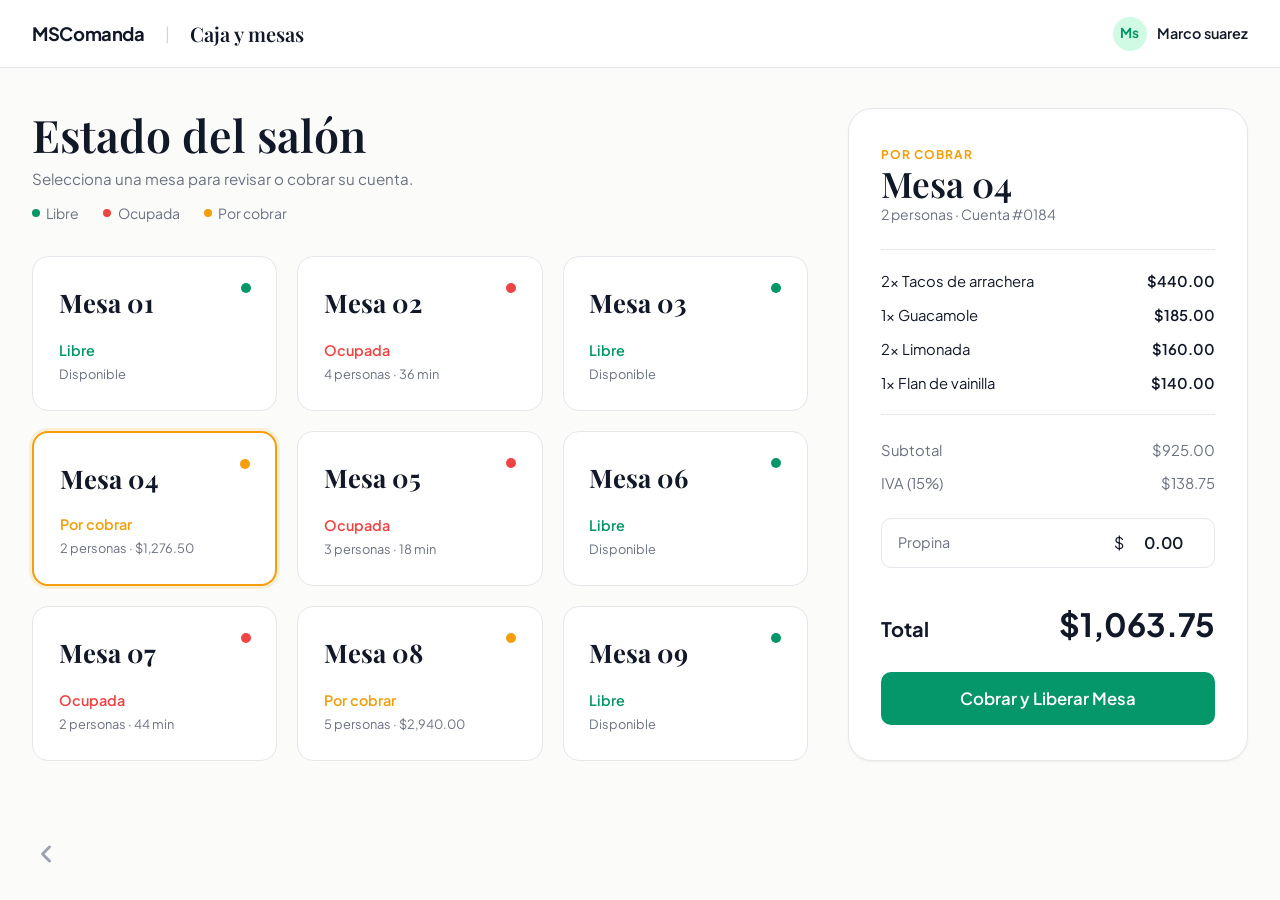
<file: caja.html>
<!DOCTYPE html>
<html lang="es">
<head>
  <meta charset="UTF-8">
  <meta name="viewport" content="width=device-width, initial-scale=1.0">
  <title>Caja y Facturación - MSComanda</title>
  <link rel="stylesheet" href="css/style.css">
  <link rel="stylesheet" href="css/pos.css">
</head>
<body class="pos-layout">

  <!-- Header de Caja y Mesas (caja y facturación.png) -->
  <header class="pos-header">
    <div class="pos-header-left">
      <a href="index.html" class="brand-logo" style="font-size: 1.15rem;">
        <span>MSComanda</span>
      </a>
      <span style="color: var(--border-medium);">|</span>
      <span style="font-family: var(--font-serif); font-size: 1.25rem; font-weight: 600;">Caja y mesas</span>
    </div>

    <div class="pos-header-right">
      <div class="user-badge">
        <div class="user-avatar">Ms</div>
        <span style="font-size: 0.9rem; font-weight: 600;">Marco suarez</span>
      </div>
    </div>
  </header>

  <!-- Contenedor Principal de Salón y Caja -->
  <main class="cashier-container">
    <div>
      <div class="cashier-title-group">
        <h1 class="cashier-title">Estado del salón</h1>
        <p style="color: var(--text-muted); font-size: 0.95rem;">Selecciona una mesa para revisar o cobrar su cuenta.</p>

        <!-- Leyenda de colores -->
        <div class="cashier-legend">
          <div class="legend-item">
            <span class="legend-dot free"></span>
            <span>Libre</span>
          </div>
          <div class="legend-item">
            <span class="legend-dot occupied"></span>
            <span>Ocupada</span>
          </div>
          <div class="legend-item">
            <span class="legend-dot pending"></span>
            <span>Por cobrar</span>
          </div>
        </div>
      </div>

      <!-- Cuadrícula de Mesas (Mesa 01 a Mesa 09) -->
      <div class="tables-grid" id="tablesGrid">
        <!-- Generado por js/caja.js -->
      </div>
    </div>

    <!-- Panel Lateral de Facturación / Detalle de Mesa -->
    <aside class="bill-panel">
      <div>
        <span class="bill-badge-status" id="billBadge">POR COBRAR</span>
        <h2 class="bill-table-title" id="billTitle">Mesa 04</h2>
        <p class="bill-info-sub" id="billSub">2 personas · Cuenta #0184</p>
      </div>

      <!-- Lista de consumos -->
      <div class="bill-items-list" id="billItems">
        <!-- Renderizado por js/caja.js -->
      </div>

      <!-- Desglose de totales -->
      <div class="bill-summary-rows">
        <div class="bill-summary-row">
          <span>Subtotal</span>
          <span id="billSubtotal">$1,110.00</span>
        </div>
        <div class="bill-summary-row">
          <span>IVA (15%)</span>
          <span id="billTax">$166.50</span>
        </div>
      </div>

      <!-- Input de Propina -->
      <div class="bill-input-row">
        <span style="font-size: 0.9rem; color: var(--text-muted);">Propina</span>
        <div style="display: flex; align-items: center; gap: 0.25rem;">
          <span>$</span>
          <input type="number" id="billTipInput" value="0.00" step="10" min="0" style="width: 70px; border: none; text-align: right; font-weight: 600; outline: none;">
        </div>
      </div>

      <!-- Total a Pagar -->
      <div class="bill-total-row">
        <span class="bill-total-label">Total</span>
        <span class="bill-total-amount" id="billTotal">$1,276.50</span>
      </div>

      <button class="btn btn-primary btn-block" id="btnCobrar" style="padding: 0.85rem; font-size: 1.05rem;">
        Cobrar y Liberar Mesa
      </button>
    </aside>
  </main>

  <!-- Flecha de regreso abajo a la izquierda -->
  <div style="position: fixed; bottom: 1.5rem; left: 1.5rem; z-index: 50;">
    <a href="login.html" class="back-arrow-link" title="Volver al menú de roles">
      <svg viewBox="0 0 24 24" fill="none" stroke="currentColor" stroke-width="2.5" stroke-linecap="round" stroke-linejoin="round">
        <polyline points="15 18 9 12 15 6"></polyline>
      </svg>
    </a>
  </div>

  <script src="js/caja.js"></script>
</body>
</html>
</file>
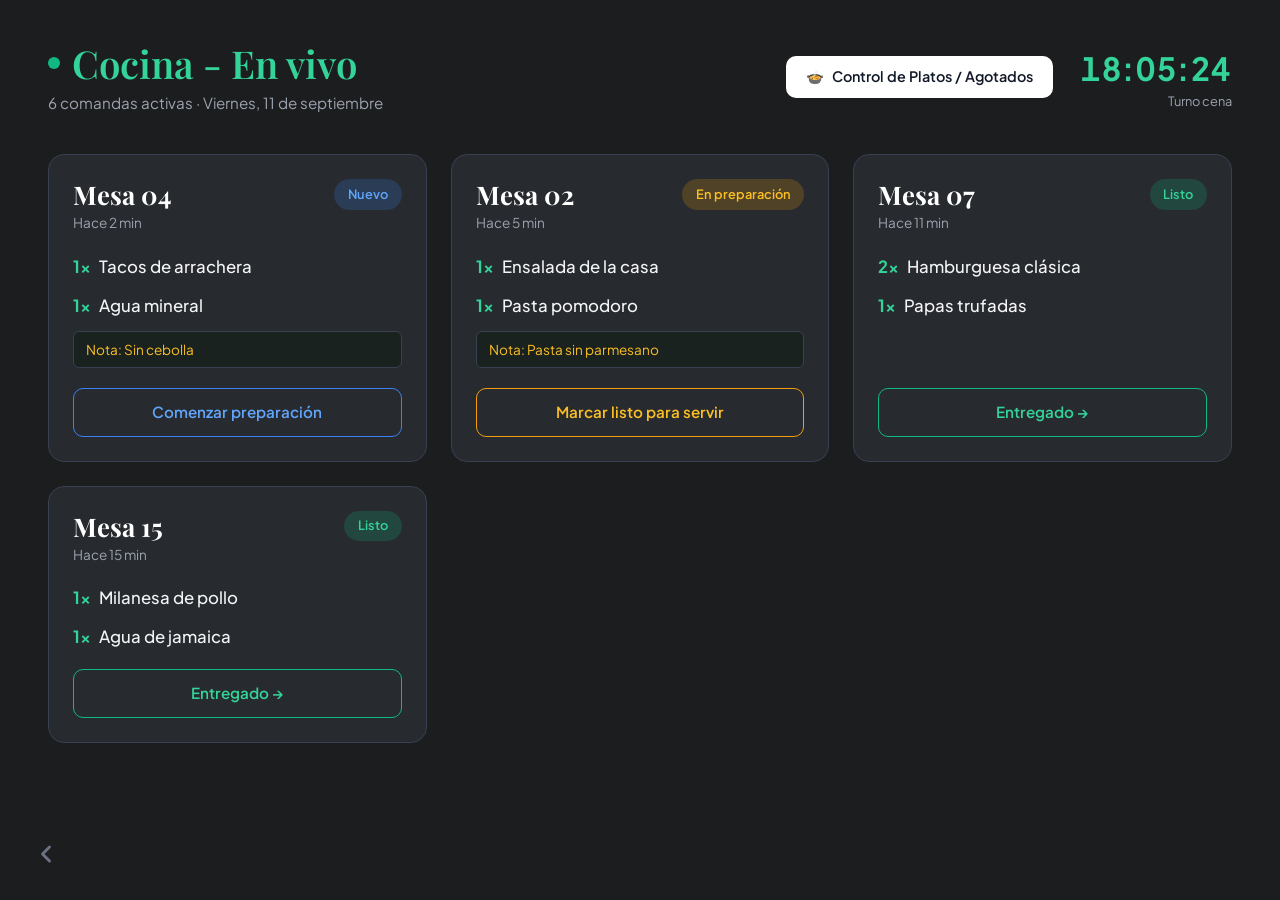
<file: cocina.html>
<!DOCTYPE html>
<html lang="es">
<head>
  <meta charset="UTF-8">
  <meta name="viewport" content="width=device-width, initial-scale=1.0">
  <title>Cocina - En Vivo - MSComanda</title>
  <link rel="stylesheet" href="css/style.css">
  <link rel="stylesheet" href="css/pos.css">
</head>
<body class="kds-page">

  <!-- Header de Cocina en Vivo (Cocina.png) -->
  <header class="kds-header">
    <div class="kds-brand">
      <h1 class="kds-title">Cocina - En vivo</h1>
      <p class="kds-subtitle" id="activeOrdersCount">6 comandas activas · Viernes, 11 de septiembre</p>
    </div>

    <div class="kds-header-actions">
      <!-- Botón Modal Agotados -->
      <button class="kds-btn-stock" id="btnOpenStockModal">
        <span>🍲</span> Control de Platos / Agotados
      </button>

      <!-- Reloj digital en vivo -->
      <div class="kds-clock-box">
        <div class="kds-clock" id="kdsClock">20:42:18</div>
        <div class="kds-shift">Turno cena</div>
      </div>
    </div>
  </header>

  <!-- Cuadrícula de Comandas en Vivo -->
  <main class="kds-grid">
    <!-- Comanda 1: Mesa 04 (Nuevo) -->
    <div class="kds-card">
      <div>
        <div class="kds-card-head">
          <div>
            <h2 class="kds-table-title">Mesa 04</h2>
            <div class="kds-time-ago">Hace 2 min</div>
          </div>
          <span class="kds-badge badge" style="background-color: rgba(59, 130, 246, 0.2); color: #60a5fa;">Nuevo</span>
        </div>

        <div class="kds-items-box" style="margin-top: 1.25rem;">
          <div class="kds-dish-line"><span class="qty">1×</span> Tacos de arrachera</div>
          <div class="kds-dish-line"><span class="qty">1×</span> Agua mineral</div>
          <div class="kds-dish-note">Nota: Sin cebolla</div>
        </div>
      </div>

      <button class="kds-action-btn kds-btn-start">Comenzar preparación</button>
    </div>

    <!-- Comanda 2: Mesa 02 (En preparación) -->
    <div class="kds-card">
      <div>
        <div class="kds-card-head">
          <div>
            <h2 class="kds-table-title">Mesa 02</h2>
            <div class="kds-time-ago">Hace 5 min</div>
          </div>
          <span class="kds-badge badge" style="background-color: rgba(245, 158, 11, 0.2); color: #fbbf24;">En preparación</span>
        </div>

        <div class="kds-items-box" style="margin-top: 1.25rem;">
          <div class="kds-dish-line"><span class="qty">1×</span> Ensalada de la casa</div>
          <div class="kds-dish-line"><span class="qty">1×</span> Pasta pomodoro</div>
          <div class="kds-dish-note">Nota: Pasta sin parmesano</div>
        </div>
      </div>

      <button class="kds-action-btn kds-btn-ready">Marcar listo para servir</button>
    </div>

    <!-- Comanda 3: Mesa 07 (Listo) -->
    <div class="kds-card">
      <div>
        <div class="kds-card-head">
          <div>
            <h2 class="kds-table-title">Mesa 07</h2>
            <div class="kds-time-ago">Hace 11 min</div>
          </div>
          <span class="kds-badge badge" style="background-color: rgba(16, 185, 129, 0.2); color: #34d399;">Listo</span>
        </div>

        <div class="kds-items-box" style="margin-top: 1.25rem;">
          <div class="kds-dish-line"><span class="qty">2×</span> Hamburguesa clásica</div>
          <div class="kds-dish-line"><span class="qty">1×</span> Papas trufadas</div>
        </div>
      </div>

      <button class="kds-action-btn kds-btn-deliver">Entregado →</button>
    </div>

    <!-- Comanda 4: Mesa 15 (Listo) -->
    <div class="kds-card">
      <div>
        <div class="kds-card-head">
          <div>
            <h2 class="kds-table-title">Mesa 15</h2>
            <div class="kds-time-ago">Hace 15 min</div>
          </div>
          <span class="kds-badge badge" style="background-color: rgba(16, 185, 129, 0.2); color: #34d399;">Listo</span>
        </div>

        <div class="kds-items-box" style="margin-top: 1.25rem;">
          <div class="kds-dish-line"><span class="qty">1×</span> Milanesa de pollo</div>
          <div class="kds-dish-line"><span class="qty">1×</span> Agua de jamaica</div>
        </div>
      </div>

      <button class="kds-action-btn kds-btn-deliver">Entregado →</button>
    </div>
  </main>

  <!-- Modal Disponibilidad del Menú (controlPlatos.png) -->
  <div class="modal-overlay" id="disponibilidadModal">
    <div class="modal-window">
      <button class="modal-close-btn" id="btnCloseStockModal">✕</button>
      <h2 class="modal-title">Disponibilidad del Menú</h2>
      <p class="modal-desc">
        Apaga el interruptor si un plato se terminó. La mesera no podrá agregarlo a nuevos pedidos
      </p>

      <div class="modal-dish-list">
        <!-- Bandeja Paisa -->
        <div class="modal-dish-row">
          <div>
            <div class="modal-dish-name">Bandeja Paisa</div>
            <div class="modal-dish-status-text">
              <span class="status-dot-green">●</span> Disponible
            </div>
          </div>
          <label class="switch">
            <input type="checkbox" class="stock-toggle" checked>
            <span class="slider"></span>
          </label>
        </div>

        <!-- Sancocho de Gallina -->
        <div class="modal-dish-row">
          <div>
            <div class="modal-dish-name">Sancocho de Gallina</div>
            <div class="modal-dish-status-text">
              <span class="status-dot-green">●</span> Disponible
            </div>
          </div>
          <label class="switch">
            <input type="checkbox" class="stock-toggle" checked>
            <span class="slider"></span>
          </label>
        </div>

        <!-- Ajiaco Santafereño -->
        <div class="modal-dish-row">
          <div>
            <div class="modal-dish-name">Ajiaco Santafereño</div>
            <div class="modal-dish-status-text">
              <span class="status-dot-red">●</span> Agotado
            </div>
          </div>
          <label class="switch">
            <input type="checkbox" class="stock-toggle">
            <span class="slider"></span>
          </label>
        </div>

        <!-- Limonada de Coco -->
        <div class="modal-dish-row">
          <div>
            <div class="modal-dish-name">Limonada de Coco</div>
            <div class="modal-dish-status-text">
              <span class="status-dot-red">●</span> Agotado
            </div>
          </div>
          <label class="switch">
            <input type="checkbox" class="stock-toggle">
            <span class="slider"></span>
          </label>
        </div>

        <!-- Jugo de Mora -->
        <div class="modal-dish-row">
          <div>
            <div class="modal-dish-name">Jugo de Mora</div>
            <div class="modal-dish-status-text">
              <span class="status-dot-red">●</span> Agotado
            </div>
          </div>
          <label class="switch">
            <input type="checkbox" class="stock-toggle">
            <span class="slider"></span>
          </label>
        </div>
      </div>
    </div>
  </div>

  <!-- Flecha de regreso abajo a la izquierda -->
  <div style="position: fixed; bottom: 1.5rem; left: 1.5rem; z-index: 50;">
    <a href="login.html" class="back-arrow-link" style="color: #6b7280;" title="Volver al menú de roles">
      <svg viewBox="0 0 24 24" fill="none" stroke="currentColor" stroke-width="2.5" stroke-linecap="round" stroke-linejoin="round">
        <polyline points="15 18 9 12 15 6"></polyline>
      </svg>
    </a>
  </div>

  <script src="js/cocina.js"></script>
</body>
</html>
</file>
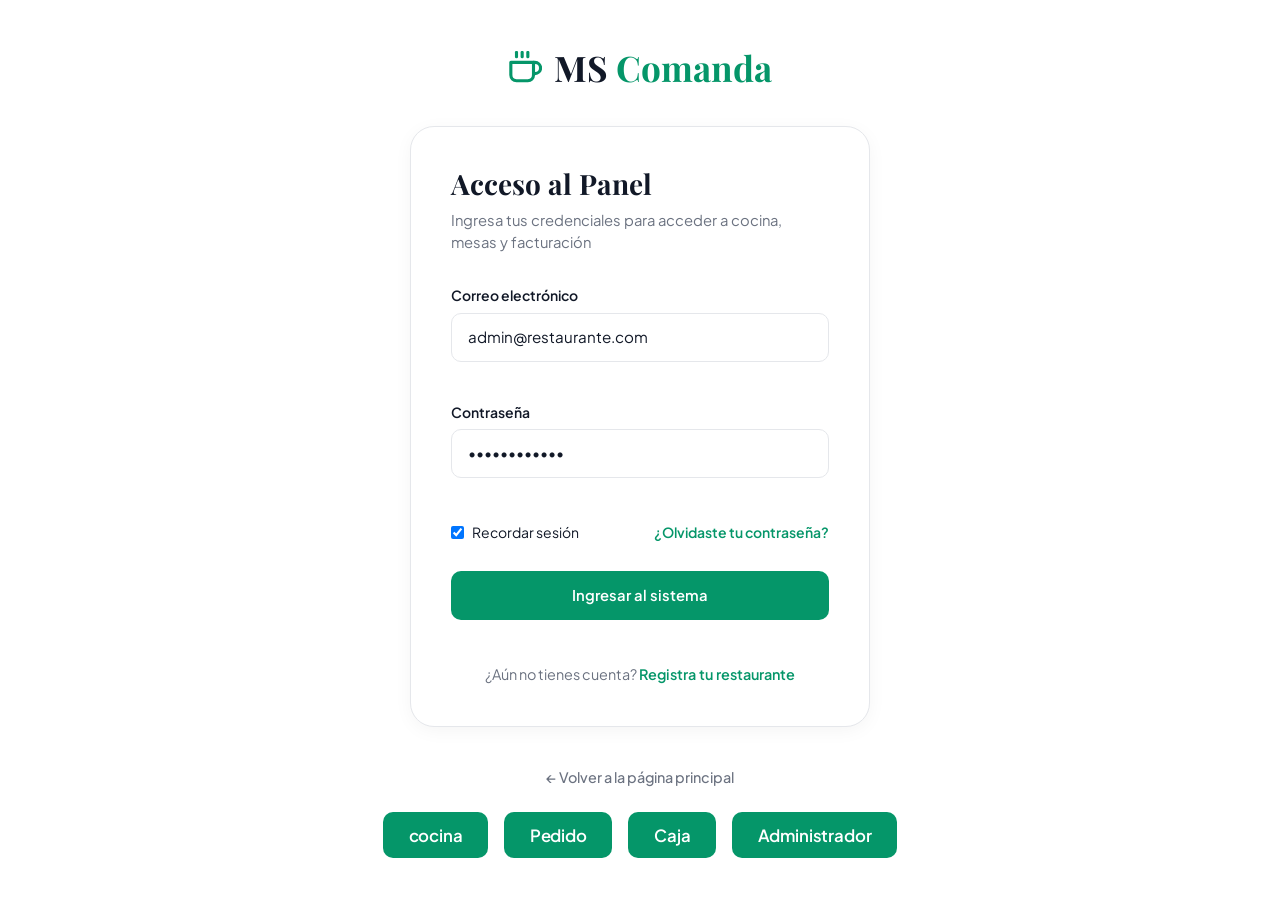
<file: login.html>
<!DOCTYPE html>
<html lang="es">
<head>
  <meta charset="UTF-8">
  <meta name="viewport" content="width=device-width, initial-scale=1.0">
  <title>Acceso al Panel - MSComanda</title>
  <link rel="stylesheet" href="css/style.css">
  <link rel="stylesheet" href="css/auth.css">
</head>
<body class="auth-page">

  <!-- Logo de Marca (login.png) -->
  <div class="auth-brand-header">
    <div class="auth-brand-logo">
      <svg width="34" height="34" viewBox="0 0 24 24" fill="none" stroke="#059669" stroke-width="2.2" stroke-linecap="round" stroke-linejoin="round">
        <path d="M18 8h1a4 4 0 0 1 0 8h-1"></path>
        <path d="M2 8h16v9a4 4 0 0 1-4 4H6a4 4 0 0 1-4-4V8z"></path>
        <line x1="6" y1="1" x2="6" y2="4"></line>
        <line x1="10" y1="1" x2="10" y2="4"></line>
        <line x1="14" y1="1" x2="14" y2="4"></line>
      </svg>
      <span>MS <span class="brand-highlight">Comanda</span></span>
    </div>
  </div>

  <!-- Tarjeta de Login (login.png) -->
  <div class="auth-card">
    <h1 class="auth-title">Acceso al Panel</h1>
    <p class="auth-subtitle">Ingresa tus credenciales para acceder a cocina, mesas y facturación</p>

    <form class="auth-form" id="loginForm" onsubmit="event.preventDefault(); window.location.href='admin.html';">
      <div class="form-group">
        <label class="form-label" for="loginEmail">Correo electrónico</label>
        <input type="email" id="loginEmail" class="form-control" value="admin@restaurante.com" required>
      </div>

      <div class="form-group">
        <label class="form-label" for="loginPass">Contraseña</label>
        <input type="password" id="loginPass" class="form-control" value="************" required>
      </div>

      <div class="auth-check-row">
        <label class="auth-checkbox-label">
          <input type="checkbox" checked>
          <span>Recordar sesión</span>
        </label>
        <a href="recuperar-password.html" class="auth-link">¿Olvidaste tu contraseña?</a>
      </div>

      <button type="submit" class="btn btn-primary btn-block" style="margin-top: 0.5rem; padding: 0.85rem;">
        Ingresar al sistema
      </button>

      <div class="auth-footer-text">
        ¿Aún no tienes cuenta? <a href="registro.html" class="auth-link">Registra tu restaurante</a>
      </div>
    </form>
  </div>

  <!-- Accesos directos a roles (como en login.png) -->
  <div class="auth-bottom-nav">
    <a href="index.html" class="auth-back-link">
      ← Volver a la página principal
    </a>

    <div class="role-shortcuts">
      <a href="cocina.html" class="role-btn">cocina</a>
      <a href="toma-pedido.html" class="role-btn">Pedido</a>
      <a href="caja.html" class="role-btn">Caja</a>
      <a href="admin.html" class="role-btn">Administrador</a>
    </div>
  </div>

</body>
</html>
</file>
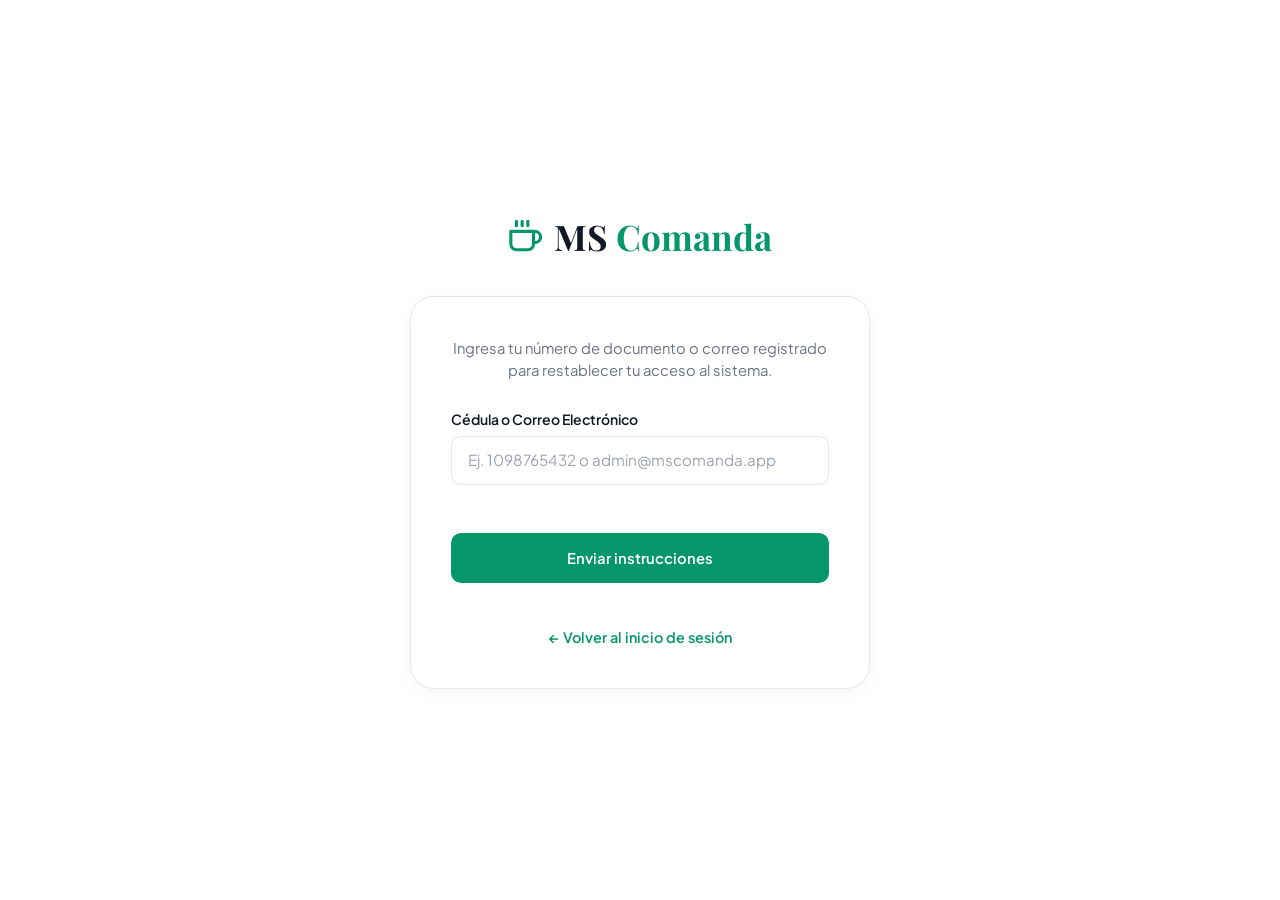
<file: recuperar-password.html>
<!DOCTYPE html>
<html lang="es">
<head>
  <meta charset="UTF-8">
  <meta name="viewport" content="width=device-width, initial-scale=1.0">
  <title>Recuperar Contraseña - MSComanda</title>
  <link rel="stylesheet" href="css/style.css">
  <link rel="stylesheet" href="css/auth.css">
</head>
<body class="auth-page">

  <!-- Logo de Marca (contraseñaolvidada.png) -->
  <div class="auth-brand-header">
    <div class="auth-brand-logo">
      <svg width="34" height="34" viewBox="0 0 24 24" fill="none" stroke="#059669" stroke-width="2.2" stroke-linecap="round" stroke-linejoin="round">
        <path d="M18 8h1a4 4 0 0 1 0 8h-1"></path>
        <path d="M2 8h16v9a4 4 0 0 1-4 4H6a4 4 0 0 1-4-4V8z"></path>
        <line x1="6" y1="1" x2="6" y2="4"></line>
        <line x1="10" y1="1" x2="10" y2="4"></line>
        <line x1="14" y1="1" x2="14" y2="4"></line>
      </svg>
      <span>MS <span class="brand-highlight">Comanda</span></span>
    </div>
  </div>

  <!-- Tarjeta de Recuperar Contraseña -->
  <div class="auth-card">
    <p class="auth-subtitle" style="text-align: center; margin-bottom: 1.75rem;">
      Ingresa tu número de documento o correo registrado para restablecer tu acceso al sistema.
    </p>

    <form class="auth-form" onsubmit="event.preventDefault(); alert('Se han enviado las instrucciones a tu correo o celular registrado.'); window.location.href='login.html';">
      <div class="form-group">
        <label class="form-label">Cédula o Correo Electrónico</label>
        <input type="text" class="form-control" placeholder="Ej. 1098765432 o admin@mscomanda.app" required>
      </div>

      <button type="submit" class="btn btn-primary btn-block" style="margin-top: 0.5rem; padding: 0.85rem;">
        Enviar instrucciones
      </button>

      <div class="auth-footer-text">
        <a href="login.html" class="auth-link">← Volver al inicio de sesión</a>
      </div>
    </form>
  </div>

</body>
</html>
</file>
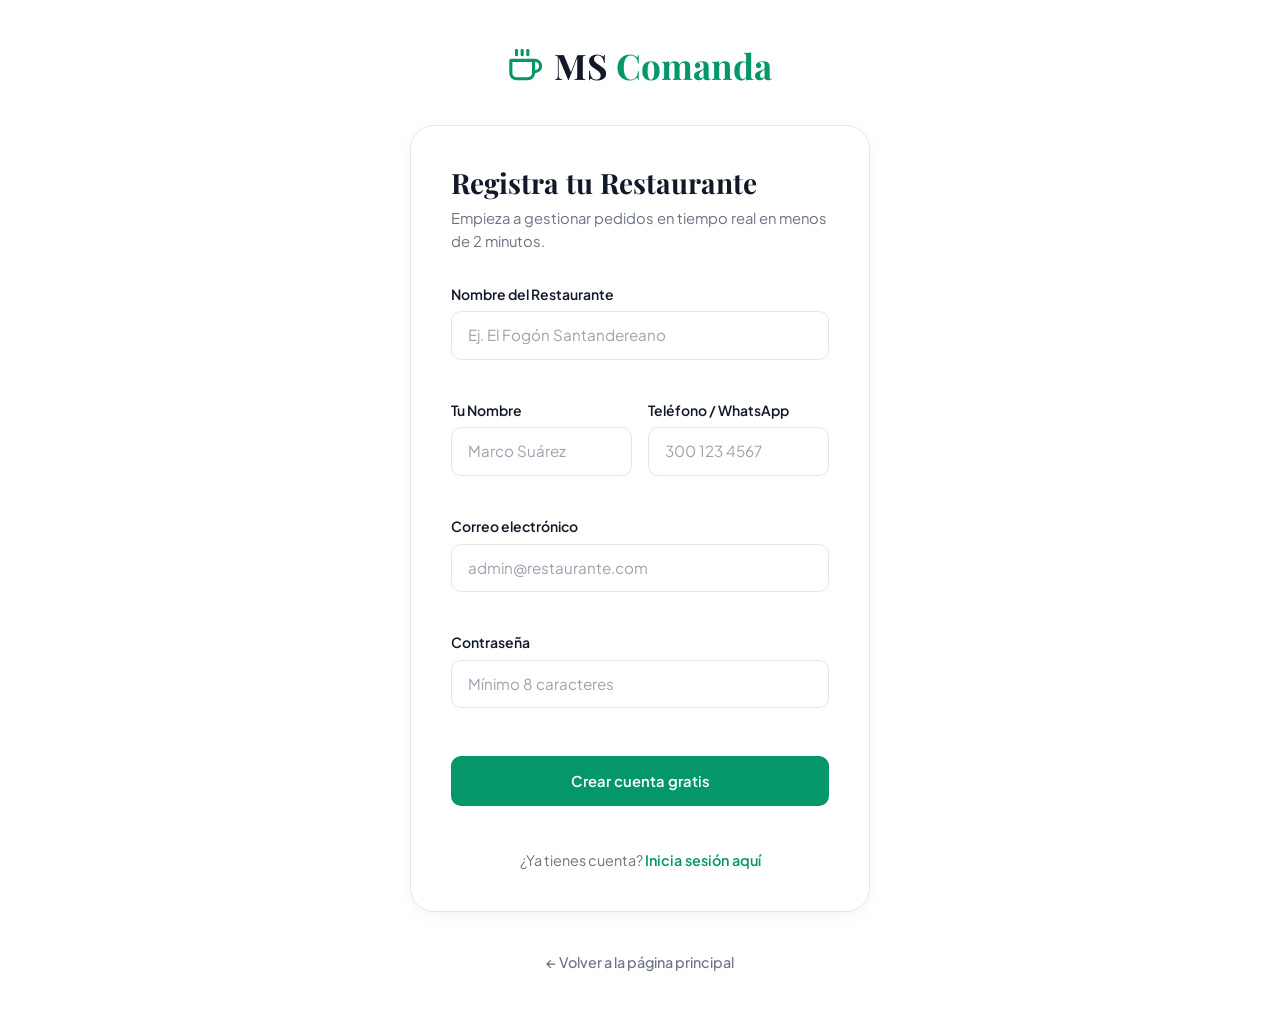
<file: registro.html>
<!DOCTYPE html>
<html lang="es">
<head>
  <meta charset="UTF-8">
  <meta name="viewport" content="width=device-width, initial-scale=1.0">
  <title>Registra tu Restaurante - MSComanda</title>
  <link rel="stylesheet" href="css/style.css">
  <link rel="stylesheet" href="css/auth.css">
</head>
<body class="auth-page">

  <!-- Logo de Marca (registrar.png) -->
  <div class="auth-brand-header">
    <div class="auth-brand-logo">
      <svg width="34" height="34" viewBox="0 0 24 24" fill="none" stroke="#059669" stroke-width="2.2" stroke-linecap="round" stroke-linejoin="round">
        <path d="M18 8h1a4 4 0 0 1 0 8h-1"></path>
        <path d="M2 8h16v9a4 4 0 0 1-4 4H6a4 4 0 0 1-4-4V8z"></path>
        <line x1="6" y1="1" x2="6" y2="4"></line>
        <line x1="10" y1="1" x2="10" y2="4"></line>
        <line x1="14" y1="1" x2="14" y2="4"></line>
      </svg>
      <span>MS <span class="brand-highlight">Comanda</span></span>
    </div>
  </div>

  <!-- Tarjeta de Registro (registrar.png) -->
  <div class="auth-card">
    <h1 class="auth-title">Registra tu Restaurante</h1>
    <p class="auth-subtitle">Empieza a gestionar pedidos en tiempo real en menos de 2 minutos.</p>

    <form class="auth-form" onsubmit="event.preventDefault(); alert('¡Cuenta creada con éxito! Redirigiendo al panel administrativo...'); window.location.href='admin.html';">
      <div class="form-group">
        <label class="form-label">Nombre del Restaurante</label>
        <input type="text" class="form-control" placeholder="Ej. El Fogón Santandereano" required>
      </div>

      <div class="auth-row-2">
        <div class="form-group">
          <label class="form-label">Tu Nombre</label>
          <input type="text" class="form-control" placeholder="Marco Suárez" required>
        </div>
        <div class="form-group">
          <label class="form-label">Teléfono / WhatsApp</label>
          <input type="tel" class="form-control" placeholder="300 123 4567" required>
        </div>
      </div>

      <div class="form-group">
        <label class="form-label">Correo electrónico</label>
        <input type="email" class="form-control" placeholder="admin@restaurante.com" required>
      </div>

      <div class="form-group">
        <label class="form-label">Contraseña</label>
        <input type="password" class="form-control" placeholder="Mínimo 8 caracteres" minlength="8" required>
      </div>

      <button type="submit" class="btn btn-primary btn-block" style="margin-top: 0.5rem; padding: 0.85rem;">
        Crear cuenta gratis
      </button>

      <div class="auth-footer-text">
        ¿Ya tienes cuenta? <a href="login.html" class="auth-link">Inicia sesión aquí</a>
      </div>
    </form>
  </div>

  <div class="auth-bottom-nav">
    <a href="index.html" class="auth-back-link">
      ← Volver a la página principal
    </a>
  </div>

</body>
</html>
</file>
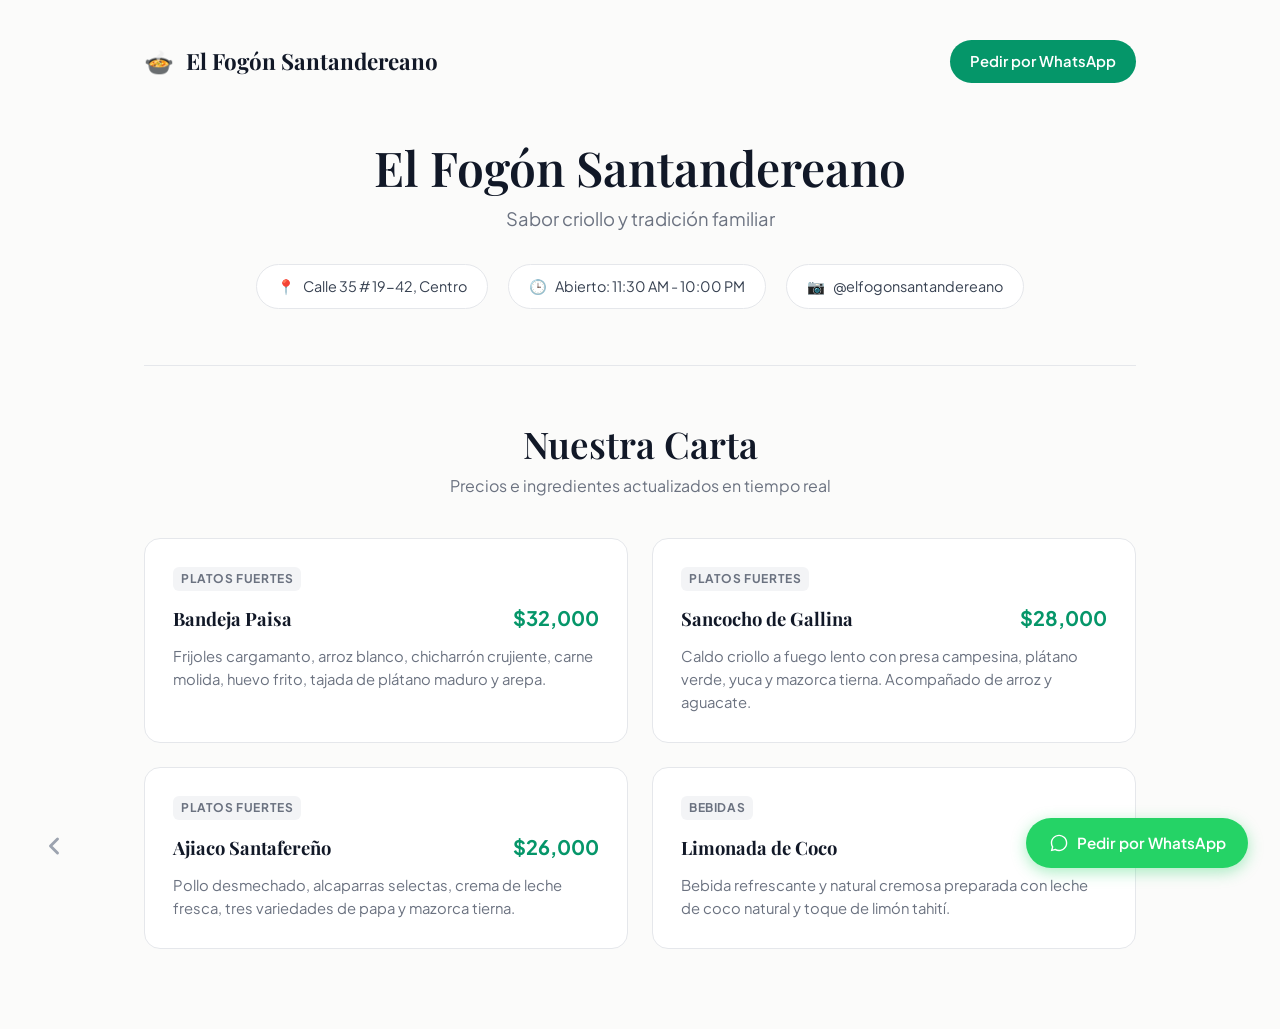
<file: restaurante.html>
<!DOCTYPE html>
<html lang="es">
<head>
  <meta charset="UTF-8">
  <meta name="viewport" content="width=device-width, initial-scale=1.0">
  <title>El Fogón Santandereano - Carta y Menú Online</title>
  <link rel="stylesheet" href="css/style.css">
  <style>
    .resto-container {
      max-width: 1040px;
      margin: 0 auto;
      padding: 2.5rem 1.5rem 5rem;
    }

    .resto-header {
      display: flex;
      justify-content: space-between;
      align-items: center;
      margin-bottom: 3.5rem;
    }

    .resto-brand {
      display: flex;
      align-items: center;
      gap: 0.75rem;
      font-size: 1.4rem;
      font-weight: 700;
      color: #111827;
      font-family: var(--font-serif);
    }

    .resto-brand-icon {
      font-size: 1.5rem;
    }

    .resto-hero {
      text-align: center;
      margin-bottom: 3rem;
    }

    .resto-hero-title {
      font-size: 3rem;
      color: #111827;
      margin-bottom: 0.5rem;
    }

    .resto-hero-slogan {
      font-size: 1.15rem;
      color: var(--text-muted);
      margin-bottom: 2rem;
    }

    .resto-info-pills {
      display: flex;
      justify-content: center;
      gap: 1.25rem;
      flex-wrap: wrap;
    }

    .resto-pill {
      background-color: #ffffff;
      border: 1px solid var(--border-light);
      padding: 0.65rem 1.25rem;
      border-radius: var(--radius-full);
      font-size: 0.9rem;
      color: #374151;
      display: flex;
      align-items: center;
      gap: 0.5rem;
    }

    .resto-divider {
      height: 1px;
      background-color: var(--border-light);
      margin: 3.5rem 0;
    }

    .menu-section-header {
      text-align: center;
      margin-bottom: 2.5rem;
    }

    .menu-title {
      font-size: 2.3rem;
      color: #111827;
      margin-bottom: 0.5rem;
    }

    .menu-subtitle {
      font-size: 1rem;
      color: var(--text-muted);
    }

    .menu-grid {
      display: grid;
      grid-template-columns: repeat(2, 1fr);
      gap: 1.5rem;
    }

    .dish-card {
      background: #ffffff;
      border: 1px solid var(--border-light);
      border-radius: var(--radius-lg);
      padding: 1.75rem;
      display: flex;
      flex-direction: column;
      gap: 0.75rem;
      transition: var(--transition);
    }

    .dish-card:hover {
      box-shadow: var(--shadow-md);
      border-color: var(--primary-border);
    }

    .dish-category {
      font-size: 0.75rem;
      font-weight: 700;
      letter-spacing: 0.05em;
      color: #6b7280;
      background-color: #f3f4f6;
      padding: 0.2rem 0.5rem;
      border-radius: var(--radius-sm);
      align-self: flex-start;
    }

    .dish-card-header {
      display: flex;
      justify-content: space-between;
      align-items: baseline;
    }

    .dish-name {
      font-size: 1.15rem;
      font-weight: 700;
      color: #111827;
    }

    .dish-price {
      font-size: 1.25rem;
      font-weight: 700;
      color: var(--primary);
    }

    .dish-description {
      font-size: 0.925rem;
      color: var(--text-muted);
      line-height: 1.55;
    }

    .whatsapp-floating {
      position: fixed;
      bottom: 2rem;
      right: 2rem;
      background-color: #25d366;
      color: white;
      padding: 0.85rem 1.4rem;
      border-radius: var(--radius-full);
      box-shadow: 0 4px 15px rgba(37, 211, 102, 0.4);
      display: flex;
      align-items: center;
      gap: 0.5rem;
      font-weight: 600;
      font-size: 0.95rem;
      transition: var(--transition);
      z-index: 100;
    }

    .whatsapp-floating:hover {
      background-color: #20ba5a;
      transform: translateY(-2px);
    }

    .bottom-back {
      position: fixed;
      bottom: 2rem;
      left: 2rem;
    }

    @media (max-width: 768px) {
      .menu-grid {
        grid-template-columns: 1fr;
      }
      .resto-header {
        flex-direction: column;
        gap: 1.25rem;
      }
    }
  </style>
</head>
<body>

  <div class="resto-container">
    <!-- Encabezado del Portal -->
    <header class="resto-header">
      <div class="resto-brand">
        <span class="resto-brand-icon">🍲</span>
        <span id="restoNameText">El Fogón Santandereano</span>
      </div>

      <a href="https://wa.me/573001234567" target="_blank" class="btn btn-primary btn-pill">
        Pedir por WhatsApp
      </a>
    </header>

    <!-- Información del Restaurante -->
    <section class="resto-hero">
      <h1 class="resto-hero-title heading-serif" id="restoTitle">El Fogón Santandereano</h1>
      <p class="resto-hero-slogan" id="restoSlogan">Sabor criollo y tradición familiar</p>

      <div class="resto-info-pills">
        <div class="resto-pill">
          <span>📍</span>
          <span id="restoAddress">Calle 35 # 19-42, Centro</span>
        </div>
        <div class="resto-pill">
          <span>🕒</span>
          <span>Abierto: 11:30 AM - 10:00 PM</span>
        </div>
        <div class="resto-pill">
          <span>📷</span>
          <span id="restoInstagram">@elfogonsantandereano</span>
        </div>
      </div>
    </section>

    <div class="resto-divider"></div>

    <!-- Sección Carta -->
    <section>
      <div class="menu-section-header">
        <h2 class="menu-title heading-serif">Nuestra Carta</h2>
        <p class="menu-subtitle">Precios e ingredientes actualizados en tiempo real</p>
      </div>

      <div class="menu-grid" id="menuGrid">
        <div class="dish-card">
          <span class="dish-category">PLATOS FUERTES</span>
          <div class="dish-card-header">
            <h3 class="dish-name">Bandeja Paisa</h3>
            <span class="dish-price">$32,000</span>
          </div>
          <p class="dish-description">
            Frijoles cargamanto, arroz blanco, chicharrón crujiente, carne molida, huevo frito, tajada de plátano maduro y arepa.
          </p>
        </div>

        <div class="dish-card">
          <span class="dish-category">PLATOS FUERTES</span>
          <div class="dish-card-header">
            <h3 class="dish-name">Sancocho de Gallina</h3>
            <span class="dish-price">$28,000</span>
          </div>
          <p class="dish-description">
            Caldo criollo a fuego lento con presa campesina, plátano verde, yuca y mazorca tierna. Acompañado de arroz y aguacate.
          </p>
        </div>

        <div class="dish-card">
          <span class="dish-category">PLATOS FUERTES</span>
          <div class="dish-card-header">
            <h3 class="dish-name">Ajiaco Santafereño</h3>
            <span class="dish-price">$26,000</span>
          </div>
          <p class="dish-description">
            Pollo desmechado, alcaparras selectas, crema de leche fresca, tres variedades de papa y mazorca tierna.
          </p>
        </div>

        <div class="dish-card">
          <span class="dish-category">BEBIDAS</span>
          <div class="dish-card-header">
            <h3 class="dish-name">Limonada de Coco</h3>
            <span class="dish-price">$9,000</span>
          </div>
          <p class="dish-description">
            Bebida refrescante y natural cremosa preparada con leche de coco natural y toque de limón tahití.
          </p>
        </div>
      </div>
    </section>
  </div>

  <!-- Botón WhatsApp flotante -->
  <a href="https://wa.me/573001234567" target="_blank" class="whatsapp-floating">
    <svg width="20" height="20" viewBox="0 0 24 24" fill="currentColor">
      <path d="M12.04 2C6.58 2 2.13 6.45 2.13 11.91C2.13 13.66 2.59 15.36 3.45 16.86L2.05 22L7.3 20.62C8.75 21.41 10.38 21.83 12.04 21.83C17.5 21.83 21.95 17.38 21.95 11.92C21.95 9.27 20.92 6.78 19.05 4.91C17.18 3.03 14.69 2 12.04 2ZM12.05 3.67C14.25 3.67 16.31 4.53 17.87 6.09C19.42 7.65 20.28 9.72 20.28 11.92C20.28 16.46 16.58 20.15 12.04 20.15C10.56 20.15 9.11 19.76 7.85 19.01L7.55 18.83L4.43 19.65L5.26 16.61L5.06 16.29C4.24 14.99 3.81 13.47 3.81 11.91C3.81 7.37 7.5 3.67 12.05 3.67Z"/>
    </svg>
    Pedir por WhatsApp
  </a>

  <!-- Flecha de regreso -->
  <div class="bottom-back">
    <a href="index.html" class="back-arrow-link" title="Volver al inicio">
      <svg viewBox="0 0 24 24" fill="none" stroke="currentColor" stroke-width="2.5" stroke-linecap="round" stroke-linejoin="round">
        <polyline points="15 18 9 12 15 6"></polyline>
      </svg>
    </a>
  </div>

</body>
</html>
</file>
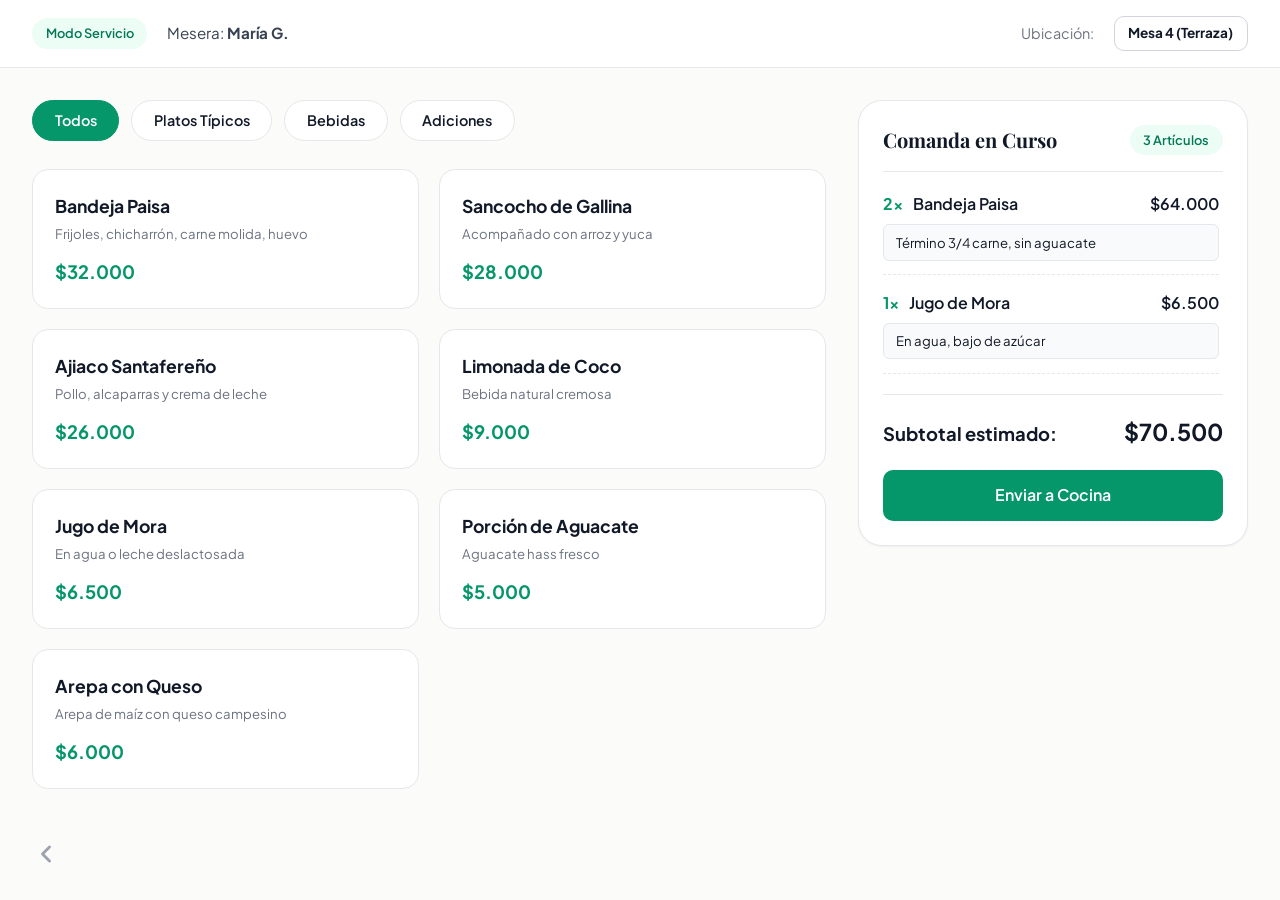
<file: toma-pedido.html>
<!DOCTYPE html>
<html lang="es">
<head>
  <meta charset="UTF-8">
  <meta name="viewport" content="width=device-width, initial-scale=1.0">
  <title>Toma de Pedido - MSComanda</title>
  <link rel="stylesheet" href="css/style.css">
  <link rel="stylesheet" href="css/pos.css">
</head>
<body class="pos-layout">

  <!-- Encabezado de Servicio (toma_pedido.png) -->
  <header class="pos-header">
    <div class="pos-header-left">
      <span class="badge badge-primary">Modo Servicio</span>
      <div style="font-size: 0.95rem; color: #374151;">
        Mesera: <strong>María G.</strong>
      </div>
    </div>

    <div class="pos-header-right">
      <span style="font-size: 0.9rem; color: var(--text-muted);">Ubicación:</span>
      <div class="btn btn-outline btn-sm" style="font-weight: 700;">
        Mesa 4 (Terraza)
      </div>
    </div>
  </header>

  <!-- Contenedor Principal -->
  <main class="order-container">
    <div>
      <!-- Barra de Filtros de Menú -->
      <div class="order-filter-bar">
        <button class="filter-pill active" data-category="all">Todos</button>
        <button class="filter-pill" data-category="tipicos">Platos Típicos</button>
        <button class="filter-pill" data-category="bebidas">Bebidas</button>
        <button class="filter-pill" data-category="adiciones">Adiciones</button>
      </div>

      <!-- Cuadrícula de Platos -->
      <div class="dishes-grid" id="dishesGrid">
        <!-- Renderizado dinámicamente por js/pedido.js -->
      </div>
    </div>

    <!-- Panel Lateral: Comanda en Curso -->
    <aside class="order-sidebar">
      <div class="sidebar-header">
        <h3 class="sidebar-title">Comanda en Curso</h3>
        <span class="badge badge-primary" id="orderCountBadge">3 Artículos</span>
      </div>

      <!-- Lista de Items en la Comanda -->
      <div class="order-items-list" id="orderList">
        <!-- Renderizado por js/pedido.js -->
      </div>

      <!-- Totales y Acción -->
      <div class="order-totals">
        <span class="order-totals-label">Subtotal estimado:</span>
        <span class="order-totals-value" id="subtotalValue">$70.500</span>
      </div>

      <button class="btn btn-primary btn-block" id="btnSendToKitchen" style="padding: 0.85rem; font-size: 1rem;">
        Enviar a Cocina
      </button>
    </aside>
  </main>

  <!-- Flecha de regreso abajo a la izquierda -->
  <div style="position: fixed; bottom: 1.5rem; left: 1.5rem; z-index: 50;">
    <a href="login.html" class="back-arrow-link" title="Volver al menú de roles">
      <svg viewBox="0 0 24 24" fill="none" stroke="currentColor" stroke-width="2.5" stroke-linecap="round" stroke-linejoin="round">
        <polyline points="15 18 9 12 15 6"></polyline>
      </svg>
    </a>
  </div>

  <script src="js/pedido.js"></script>
</body>
</html>
</file>
<file: css/style.css>
/* ==========================================================================
   MSComanda - Estilos Globales y Sistema de Diseño
   Inspirado fielmente en los diseños Figma del sistema MSComanda
   ========================================================================== */

@import url('https://fonts.googleapis.com/css2?family=Plus+Jakarta+Sans:wght@400;500;600;700&family=Playfair+Display:ital,wght@0,500;0,600;0,700;1,400;1,600&family=Newsreader:ital,opsz,wght@0,6..72,500;0,6..72,600;0,6..72,700;1,6..72,400;1,6..72,600&display=swap');

:root {
  /* Paleta de Color Principal (Verde Esmeralda MSComanda) */
  --primary: #059669;
  --primary-hover: #047857;
  --primary-active: #065f46;
  --primary-light: #ecfdf5;
  --primary-tint: #d1fae5;
  --primary-border: #a7f3d0;

  /* Estados de Pedidos / Mesas */
  --status-free: #059669;
  --status-free-bg: #ecfdf5;
  --status-occupied: #ef4444;
  --status-occupied-bg: #fee2e2;
  --status-pending: #f59e0b;
  --status-pending-bg: #fef3c7;
  --status-new: #3b82f6;
  --status-new-bg: #dbeafe;

  /* Neutros & Escala de Grises */
  --bg-page: #fbfbfa;
  --bg-card: #ffffff;
  --bg-subtle: #f3f4f6;
  --border-light: #e5e7eb;
  --border-medium: #d1d5db;
  --text-main: #111827;
  --text-muted: #6b7280;
  --text-light: #9ca3af;

  /* Tema Oscuro Cocina (KDS) */
  --kds-bg: #1c1d1f;
  --kds-card: #272a2e;
  --kds-card-inner: #1f2226;
  --kds-text: #f3f4f6;
  --kds-muted: #9ca3af;
  --kds-border: #374151;

  /* Tipografías */
  --font-serif: 'Playfair Display', 'Newsreader', Georgia, serif;
  --font-sans: 'Plus Jakarta Sans', system-ui, -apple-system, BlinkMacSystemFont, "Segoe UI", Roboto, sans-serif;

  /* Sombras y Elevaciones */
  --shadow-sm: 0 1px 2px 0 rgba(0, 0, 0, 0.05);
  --shadow-md: 0 4px 6px -1px rgba(0, 0, 0, 0.08), 0 2px 4px -1px rgba(0, 0, 0, 0.04);
  --shadow-lg: 0 10px 15px -3px rgba(0, 0, 0, 0.08), 0 4px 6px -2px rgba(0, 0, 0, 0.04);
  --shadow-xl: 0 20px 25px -5px rgba(0, 0, 0, 0.1), 0 10px 10px -5px rgba(0, 0, 0, 0.04);

  /* Bordes */
  --radius-sm: 6px;
  --radius-md: 10px;
  --radius-lg: 16px;
  --radius-xl: 24px;
  --radius-full: 9999px;

  /* Transiciones */
  --transition: all 0.2s cubic-bezier(0.16, 1, 0.3, 1);
}

/* Reset Moderno */
*, *::before, *::after {
  box-sizing: border-box;
  margin: 0;
  padding: 0;
}

html {
  font-size: 16px;
  scroll-behavior: smooth;
}

body {
  font-family: var(--font-sans);
  background-color: var(--bg-page);
  color: var(--text-main);
  line-height: 1.5;
  -webkit-font-smoothing: antialiased;
}

img, svg {
  display: block;
  max-width: 100%;
}

a {
  color: inherit;
  text-decoration: none;
}

button, input, select, textarea {
  font: inherit;
  color: inherit;
}

button {
  cursor: pointer;
  border: none;
  background: none;
  transition: var(--transition);
}

/* Tipografía de títulos */
h1, h2, h3, .heading-serif {
  font-family: var(--font-serif);
  font-weight: 600;
  line-height: 1.2;
}

/* Botones Comunes */
.btn {
  display: inline-flex;
  align-items: center;
  justify-content: center;
  gap: 0.5rem;
  padding: 0.65rem 1.25rem;
  font-weight: 600;
  font-size: 0.925rem;
  border-radius: var(--radius-md);
  text-align: center;
  white-space: nowrap;
}

.btn-primary {
  background-color: var(--primary);
  color: #ffffff;
}

.btn-primary:hover {
  background-color: var(--primary-hover);
  transform: translateY(-1px);
}

.btn-primary:active {
  background-color: var(--primary-active);
  transform: translateY(0);
}

.btn-outline {
  border: 1px solid var(--border-medium);
  background-color: #ffffff;
  color: var(--text-main);
}

.btn-outline:hover {
  border-color: var(--primary);
  color: var(--primary);
}

.btn-pill {
  border-radius: var(--radius-full);
}

.btn-sm {
  padding: 0.4rem 0.85rem;
  font-size: 0.85rem;
}

.btn-block {
  width: 100%;
}

/* Inputs y Formularios */
.form-group {
  margin-bottom: 1.25rem;
  display: flex;
  flex-direction: column;
  gap: 0.4rem;
}

.form-label {
  font-size: 0.875rem;
  font-weight: 600;
  color: var(--text-main);
}

.form-control {
  width: 100%;
  padding: 0.75rem 1rem;
  border: 1px solid var(--border-light);
  border-radius: var(--radius-md);
  background-color: #ffffff;
  color: var(--text-main);
  transition: var(--transition);
  outline: none;
  font-size: 0.95rem;
}

.form-control:focus {
  border-color: var(--primary);
  box-shadow: 0 0 0 3px rgba(5, 150, 105, 0.15);
}

.form-control::placeholder {
  color: var(--text-light);
}

/* Badges / Chips */
.badge {
  display: inline-flex;
  align-items: center;
  gap: 0.35rem;
  padding: 0.35rem 0.85rem;
  font-size: 0.8rem;
  font-weight: 600;
  border-radius: var(--radius-full);
}

.badge-primary {
  background-color: var(--primary-light);
  color: var(--primary-hover);
}

.badge-dot {
  width: 7px;
  height: 7px;
  border-radius: 50%;
  background-color: currentColor;
}

/* Logo de MSComanda */
.brand-logo {
  display: inline-flex;
  align-items: center;
  gap: 0.6rem;
  font-size: 1.35rem;
  font-weight: 700;
  color: var(--text-main);
  letter-spacing: -0.02em;
}

.brand-logo .brand-icon {
  width: 32px;
  height: 32px;
  background: linear-gradient(135deg, #059669 0%, #10b981 100%);
  border-radius: 8px;
  display: flex;
  align-items: center;
  justify-content: center;
  color: white;
  font-weight: 800;
  font-size: 1.1rem;
  box-shadow: 0 2px 4px rgba(5, 150, 105, 0.3);
}

.brand-logo .brand-highlight {
  color: var(--primary);
  font-weight: 700;
}

/* Back Link (como el triángulo de las pantallas de Figma) */
.back-arrow-link {
  display: inline-flex;
  align-items: center;
  justify-content: center;
  width: 44px;
  height: 44px;
  color: #9ca3af;
  border-radius: 50%;
  transition: var(--transition);
}

.back-arrow-link:hover {
  color: var(--primary);
  background-color: var(--primary-light);
}

.back-arrow-link svg {
  width: 28px;
  height: 28px;
}

/* Barra de navegación superior común para módulos */
.app-header {
  height: 70px;
  background-color: #ffffff;
  border-bottom: 1px solid var(--border-light);
  display: flex;
  align-items: center;
  justify-content: space-between;
  padding: 0 2rem;
  position: sticky;
  top: 0;
  z-index: 50;
}

/* Switch toggle */
.switch {
  position: relative;
  display: inline-block;
  width: 48px;
  height: 26px;
}

.switch input {
  opacity: 0;
  width: 0;
  height: 0;
}

.slider {
  position: absolute;
  cursor: pointer;
  top: 0;
  left: 0;
  right: 0;
  bottom: 0;
  background-color: #ef4444;
  transition: .3s;
  border-radius: 34px;
}

.slider:before {
  position: absolute;
  content: "";
  height: 20px;
  width: 20px;
  left: 3px;
  bottom: 3px;
  background-color: white;
  transition: .3s;
  border-radius: 50%;
}

input:checked + .slider {
  background-color: #10b981;
}

input:checked + .slider:before {
  transform: translateX(22px);
}
</file>
<file: css/landing.css>
/* ==========================================================================
   MSComanda - Estilos de la Landing Page
   ========================================================================== */

/* Header / Nav */
.landing-nav {
  position: sticky;
  top: 0;
  width: 100%;
  background: rgba(251, 251, 250, 0.95);
  backdrop-filter: blur(8px);
  border-bottom: 1px solid var(--border-light);
  z-index: 100;
  padding: 1rem 3rem;
  display: flex;
  align-items: center;
  justify-content: space-between;
}

.landing-nav .nav-menu {
  display: flex;
  align-items: center;
  gap: 2rem;
  list-style: none;
}

.landing-nav .nav-link {
  color: var(--text-muted);
  font-size: 0.95rem;
  font-weight: 500;
  transition: var(--transition);
}

.landing-nav .nav-link:hover {
  color: var(--primary);
}

.landing-nav .nav-actions {
  display: flex;
  align-items: center;
  gap: 1rem;
}

/* Hero Section */
.hero-section {
  padding: 5rem 3rem 4rem;
  max-width: 1280px;
  margin: 0 auto;
  display: grid;
  grid-template-columns: 1.1fr 1fr;
  gap: 3.5rem;
  align-items: center;
}

.hero-content {
  display: flex;
  flex-direction: column;
  align-items: flex-start;
  gap: 1.5rem;
}

.hero-title {
  font-size: 3.8rem;
  font-weight: 700;
  line-height: 1.08;
  letter-spacing: -0.02em;
  color: #111827;
}

.hero-title em {
  font-style: italic;
  font-weight: 600;
  color: var(--primary);
  display: block;
}

.hero-description {
  font-size: 1.15rem;
  color: var(--text-muted);
  max-width: 520px;
  line-height: 1.6;
}

.hero-actions {
  display: flex;
  align-items: center;
  gap: 1rem;
  margin-top: 0.5rem;
}

.hero-note {
  font-size: 0.875rem;
  color: var(--text-light);
  margin-top: -0.25rem;
}

/* Hero Mockup (Pantalla de Cocina KDS) */
.hero-mockup-wrapper {
  position: relative;
}

.hero-mockup {
  background-color: #1e2022;
  border-radius: var(--radius-xl);
  box-shadow: 0 25px 50px -12px rgba(0, 0, 0, 0.35);
  overflow: hidden;
  border: 1px solid #33383f;
  color: #e5e7eb;
}

.mockup-header {
  background-color: #16181a;
  padding: 0.85rem 1.25rem;
  display: flex;
  align-items: center;
  justify-content: space-between;
  border-bottom: 1px solid #2e3238;
}

.mockup-dots {
  display: flex;
  gap: 6px;
}

.mockup-dots span {
  width: 10px;
  height: 10px;
  border-radius: 50%;
  background-color: #4b5563;
}

.mockup-status {
  font-size: 0.8rem;
  display: flex;
  align-items: center;
  gap: 0.4rem;
  color: #9ca3af;
}

.mockup-status-dot {
  width: 8px;
  height: 8px;
  background-color: #f97316;
  border-radius: 50%;
  animation: pulse 2s infinite;
}

.mockup-body {
  padding: 1.25rem;
  display: flex;
  flex-direction: column;
  gap: 1rem;
}

.mockup-meta {
  display: flex;
  justify-content: space-between;
  font-size: 0.85rem;
  color: #9ca3af;
}

.mockup-card {
  background-color: #26292d;
  border-radius: var(--radius-md);
  padding: 1rem 1.15rem;
  border: 1px solid #363a40;
}

.mockup-card-header {
  display: flex;
  justify-content: space-between;
  align-items: center;
  margin-bottom: 0.6rem;
}

.mockup-card-title {
  font-size: 1.05rem;
  font-weight: 700;
  color: #ffffff;
}

.mockup-card-time {
  font-size: 0.75rem;
  color: #9ca3af;
}

.mockup-card-items {
  font-size: 0.875rem;
  color: #d1d5db;
  line-height: 1.5;
  margin-bottom: 0.85rem;
}

.mockup-tag {
  display: inline-flex;
  align-items: center;
  gap: 0.35rem;
  padding: 0.25rem 0.65rem;
  border-radius: var(--radius-full);
  font-size: 0.75rem;
  font-weight: 600;
}

.mockup-tag-new {
  background: rgba(249, 115, 22, 0.18);
  color: #fb923c;
}

.mockup-tag-prep {
  background: rgba(234, 179, 8, 0.18);
  color: #facc15;
}

.mockup-tag-ready {
  background: rgba(16, 185, 129, 0.18);
  color: #34d399;
}

/* Feature Ribbon / Cinta de beneficios */
.feature-ribbon {
  background-color: #f4f3ed;
  border-top: 1px solid #eae8e1;
  border-bottom: 1px solid #eae8e1;
  padding: 1.25rem 2rem;
  margin: 2rem 0 5rem;
}

.ribbon-container {
  max-width: 1200px;
  margin: 0 auto;
  display: flex;
  justify-content: space-between;
  align-items: center;
  flex-wrap: wrap;
  gap: 1.5rem;
}

.ribbon-item {
  display: flex;
  align-items: center;
  gap: 0.5rem;
  font-size: 0.95rem;
  font-weight: 600;
  color: #2b332b;
}

.ribbon-item svg {
  color: var(--primary);
  width: 18px;
  height: 18px;
}

/* Sección Contenedor General */
.landing-section {
  max-width: 1200px;
  margin: 0 auto;
  padding: 4rem 2rem;
}

.section-label {
  color: var(--primary);
  font-size: 0.95rem;
  font-weight: 600;
  margin-bottom: 0.75rem;
}

.section-title {
  font-size: 2.75rem;
  color: #111827;
  letter-spacing: -0.02em;
  margin-bottom: 1rem;
  max-width: 700px;
}

.section-subtitle {
  font-size: 1.15rem;
  color: var(--text-muted);
  max-width: 650px;
  margin-bottom: 3.5rem;
}

/* Cómo funciona (3 Pasos) */
.steps-grid {
  display: grid;
  grid-template-columns: repeat(3, 1fr);
  gap: 2rem;
  background-color: #ffffff;
  border: 1px solid var(--border-light);
  border-radius: var(--radius-xl);
  padding: 2.5rem;
}

.step-card {
  display: flex;
  flex-direction: column;
  gap: 1.2rem;
}

.step-header {
  display: flex;
  align-items: center;
  justify-content: space-between;
}

.step-icon-box {
  width: 52px;
  height: 38px;
  background-color: var(--primary-light);
  border-radius: var(--radius-md);
  display: flex;
  align-items: center;
  justify-content: center;
  color: var(--primary);
}

.step-badge-num {
  font-size: 0.85rem;
  font-weight: 600;
  color: var(--text-muted);
}

.step-role {
  font-size: 0.75rem;
  font-weight: 700;
  letter-spacing: 0.08em;
  color: var(--primary);
  text-transform: uppercase;
}

.step-title {
  font-size: 1.35rem;
  font-weight: 700;
  color: #111827;
  line-height: 1.3;
}

.step-desc {
  font-size: 0.95rem;
  color: var(--text-muted);
  line-height: 1.6;
}

/* Funcionalidades Grid */
.features-grid {
  display: grid;
  grid-template-columns: repeat(3, 1fr);
  gap: 1.5rem;
}

.feature-box {
  background-color: #ffffff;
  border: 1px solid var(--border-light);
  border-radius: var(--radius-lg);
  padding: 2rem;
  display: flex;
  flex-direction: column;
  gap: 1rem;
  transition: var(--transition);
}

.feature-box:hover {
  transform: translateY(-3px);
  box-shadow: var(--shadow-md);
  border-color: var(--primary-border);
}

.feature-icon {
  width: 44px;
  height: 44px;
  background-color: var(--primary-light);
  border-radius: var(--radius-md);
  display: flex;
  align-items: center;
  justify-content: center;
  color: var(--primary);
}

.feature-box-title {
  font-size: 1.15rem;
  font-weight: 700;
  color: #111827;
}

.feature-box-desc {
  font-size: 0.925rem;
  color: var(--text-muted);
  line-height: 1.55;
}

/* Precios */
.pricing-container {
  display: grid;
  grid-template-columns: repeat(2, 1fr);
  gap: 2.5rem;
  max-width: 900px;
  margin: 0 auto;
}

.pricing-card {
  background-color: #ffffff;
  border: 1px solid var(--border-light);
  border-radius: var(--radius-xl);
  padding: 2.75rem 2.25rem;
  display: flex;
  flex-direction: column;
  gap: 1.5rem;
  position: relative;
}

.pricing-card.featured {
  border: 2px solid var(--primary);
  box-shadow: 0 10px 30px -5px rgba(5, 150, 105, 0.12);
}

.pricing-badge {
  position: absolute;
  top: 1.75rem;
  right: 1.75rem;
  background-color: var(--primary);
  color: white;
  padding: 0.25rem 0.75rem;
  border-radius: var(--radius-full);
  font-size: 0.75rem;
  font-weight: 600;
}

.pricing-name {
  font-size: 1.25rem;
  font-weight: 700;
  color: #111827;
}

.pricing-price {
  font-family: var(--font-serif);
  font-size: 3rem;
  font-weight: 700;
  color: #111827;
  display: flex;
  align-items: baseline;
  gap: 0.5rem;
}

.pricing-period {
  font-family: var(--font-sans);
  font-size: 0.9rem;
  color: var(--text-muted);
  font-weight: 500;
}

.pricing-desc {
  font-size: 0.925rem;
  color: var(--text-muted);
  line-height: 1.5;
  min-height: 44px;
}

.pricing-features {
  list-style: none;
  display: flex;
  flex-direction: column;
  gap: 0.85rem;
  border-top: 1px solid var(--border-light);
  border-bottom: 1px solid var(--border-light);
  padding: 1.5rem 0;
}

.pricing-feature-item {
  display: flex;
  align-items: center;
  gap: 0.65rem;
  font-size: 0.925rem;
  color: #374151;
}

.pricing-feature-item svg {
  color: var(--primary);
  width: 18px;
  height: 18px;
  flex-shrink: 0;
}

.pricing-subnote {
  text-align: center;
  margin-top: 2rem;
  font-size: 0.9rem;
  color: var(--text-muted);
}

/* FAQ Accordion */
.faq-grid {
  display: grid;
  grid-template-columns: 1fr 1.3fr;
  gap: 4rem;
  align-items: flex-start;
}

.accordion {
  border: 1px solid var(--border-light);
  border-radius: var(--radius-lg);
  background-color: #ffffff;
  overflow: hidden;
}

.accordion-item {
  border-bottom: 1px solid var(--border-light);
}

.accordion-item:last-child {
  border-bottom: none;
}

.accordion-header {
  width: 100%;
  padding: 1.35rem 1.75rem;
  display: flex;
  justify-content: space-between;
  align-items: center;
  text-align: left;
  font-weight: 600;
  font-size: 1.05rem;
  color: #1f2937;
  background: none;
}

.accordion-header:hover {
  background-color: #fafaf9;
}

.accordion-header svg {
  transition: transform 0.3s ease;
  color: var(--text-muted);
}

.accordion-item.active .accordion-header svg {
  transform: rotate(180deg);
  color: var(--primary);
}

.accordion-content {
  display: none;
  padding: 0 1.75rem 1.35rem;
  font-size: 0.95rem;
  color: var(--text-muted);
  line-height: 1.6;
}

.accordion-item.active .accordion-content {
  display: block;
}

/* CTA Final Banner */
.cta-banner {
  background-color: #18191b;
  border-radius: var(--radius-xl);
  padding: 5rem 3rem;
  text-align: center;
  color: #ffffff;
  margin: 3rem 0;
  display: flex;
  flex-direction: column;
  align-items: center;
  gap: 1.5rem;
}

.cta-title {
  font-size: 3.2rem;
  font-weight: 700;
  color: #ffffff;
}

.cta-subtitle {
  font-size: 1.15rem;
  color: #9ca3af;
  max-width: 550px;
}

/* Footer */
.landing-footer {
  border-top: 1px solid var(--border-light);
  padding: 4rem 3rem 2.5rem;
  max-width: 1200px;
  margin: 0 auto;
}

.footer-top {
  display: grid;
  grid-template-columns: 1.8fr repeat(3, 1fr);
  gap: 3rem;
  margin-bottom: 3rem;
}

.footer-about {
  display: flex;
  flex-direction: column;
  gap: 1rem;
  max-width: 320px;
}

.footer-desc {
  font-size: 0.875rem;
  color: var(--text-muted);
  line-height: 1.6;
}

.footer-col-title {
  font-size: 0.925rem;
  font-weight: 700;
  color: #111827;
  margin-bottom: 1.1rem;
}

.footer-links {
  list-style: none;
  display: flex;
  flex-direction: column;
  gap: 0.75rem;
}

.footer-link {
  font-size: 0.875rem;
  color: var(--text-muted);
  transition: var(--transition);
}

.footer-link:hover {
  color: var(--primary);
}

.footer-bottom {
  border-top: 1px solid var(--border-light);
  padding-top: 2rem;
  display: flex;
  justify-content: space-between;
  align-items: center;
  font-size: 0.85rem;
  color: var(--text-light);
}

@keyframes pulse {
  0%, 100% { opacity: 1; transform: scale(1); }
  50% { opacity: 0.4; transform: scale(0.9); }
}

/* Responsividad */
@media (max-width: 1024px) {
  .hero-section {
    grid-template-columns: 1fr;
    text-align: center;
    gap: 3rem;
  }
  .hero-content {
    align-items: center;
  }
  .hero-description {
    margin: 0 auto;
  }
  .steps-grid, .features-grid {
    grid-template-columns: 1fr;
  }
  .faq-grid {
    grid-template-columns: 1fr;
    gap: 2rem;
  }
  .footer-top {
    grid-template-columns: 1fr 1fr;
  }
}

@media (max-width: 640px) {
  .landing-nav {
    padding: 1rem 1.5rem;
  }
  .landing-nav .nav-menu {
    display: none;
  }
  .hero-section {
    padding: 3rem 1.5rem;
  }
  .hero-title {
    font-size: 2.5rem;
  }
  .pricing-container {
    grid-template-columns: 1fr;
  }
  .footer-top {
    grid-template-columns: 1fr;
  }
}
</file>
<file: css/admin.css>
/* ==========================================================================
   MSComanda - Estilos del Panel Administrativo
   ========================================================================== */

.admin-layout {
  display: grid;
  grid-template-columns: 260px 1fr;
  min-height: 100vh;
  background-color: var(--bg-page);
}

/* Sidebar de Navegación */
.admin-sidebar {
  background-color: #ffffff;
  border-right: 1px solid var(--border-light);
  padding: 2rem 1.5rem;
  display: flex;
  flex-direction: column;
  gap: 2.5rem;
  position: sticky;
  top: 0;
  height: 100vh;
}

.admin-nav-list {
  list-style: none;
  display: flex;
  flex-direction: column;
  gap: 0.5rem;
}

.admin-nav-item {
  display: flex;
  align-items: center;
  gap: 0.75rem;
  padding: 0.75rem 1rem;
  border-radius: var(--radius-md);
  font-size: 0.95rem;
  font-weight: 600;
  color: var(--text-muted);
  cursor: pointer;
  transition: var(--transition);
}

.admin-nav-item:hover {
  background-color: #f9fafb;
  color: var(--primary);
}

.admin-nav-item.active {
  background-color: var(--primary-light);
  color: var(--primary);
}

/* Contenido Principal Admin */
.admin-main {
  padding: 2.5rem 3rem 5rem;
  max-width: 1300px;
  width: 100%;
}

.admin-topbar {
  display: flex;
  justify-content: space-between;
  align-items: center;
  margin-bottom: 2rem;
  padding-bottom: 1.5rem;
  border-bottom: 1px solid var(--border-light);
}

.admin-view-title {
  font-size: 2.2rem;
  font-weight: 700;
  color: #111827;
  letter-spacing: -0.01em;
}

.admin-share-bar {
  display: flex;
  align-items: center;
  gap: 0.75rem;
}

.share-input-group {
  display: flex;
  align-items: center;
  border: 1px solid var(--border-light);
  border-radius: var(--radius-md);
  background: #ffffff;
  padding: 0.35rem 0.5rem 0.35rem 0.85rem;
  font-size: 0.875rem;
  color: var(--text-muted);
  gap: 0.5rem;
}

.share-copy-btn {
  background: #f3f4f6;
  border: none;
  padding: 0.25rem 0.65rem;
  border-radius: var(--radius-sm);
  font-size: 0.8rem;
  font-weight: 600;
  color: #374151;
  cursor: pointer;
}

.share-copy-btn:hover {
  background: #e5e7eb;
}

/* Tarjetas Administrativas */
.admin-card {
  background: #ffffff;
  border: 1px solid var(--border-light);
  border-radius: var(--radius-lg);
  padding: 2rem;
  margin-bottom: 2rem;
  box-shadow: var(--shadow-sm);
}

.admin-card-title {
  font-size: 1.15rem;
  font-weight: 700;
  color: #111827;
  margin-bottom: 1.5rem;
}

/* Grid de Marca y Preview (DIseñoWEB.png) */
.brand-settings-grid {
  display: grid;
  grid-template-columns: 1.15fr 0.95fr;
  gap: 2.5rem;
  align-items: start;
}

/* Mockup de Preview Web */
.preview-mockup-card {
  background-color: #ffffff;
  border: 1px solid var(--border-light);
  border-radius: var(--radius-lg);
  overflow: hidden;
  box-shadow: var(--shadow-md);
  position: sticky;
  top: 90px;
}

.preview-mockup-top {
  background-color: #f3f4f6;
  padding: 0.65rem 1rem;
  display: flex;
  align-items: center;
  gap: 0.75rem;
  font-size: 0.8rem;
  color: var(--text-muted);
  border-bottom: 1px solid var(--border-light);
}

.preview-mockup-dots {
  display: flex;
  gap: 5px;
}

.preview-mockup-dots span {
  width: 8px;
  height: 8px;
  border-radius: 50%;
  background-color: #d1d5db;
}

.preview-mockup-body {
  padding: 1.75rem;
  display: flex;
  flex-direction: column;
  gap: 1.5rem;
}

.preview-nav {
  display: flex;
  justify-content: space-between;
  align-items: center;
}

.preview-logo {
  display: flex;
  align-items: center;
  gap: 0.5rem;
  font-family: var(--font-serif);
  font-weight: 700;
  font-size: 1.05rem;
}

.preview-hero {
  text-align: center;
  padding: 2rem 0;
  display: flex;
  flex-direction: column;
  align-items: center;
  gap: 0.75rem;
}

.preview-hero-title {
  font-size: 1.8rem;
  font-family: var(--font-serif);
  font-weight: 700;
  color: #111827;
}

.preview-hero-slogan {
  font-size: 0.9rem;
  color: var(--text-muted);
}

.preview-footer {
  border-top: 1px solid #f3f4f6;
  padding-top: 1.25rem;
  font-size: 0.8rem;
  color: var(--text-muted);
  display: flex;
  justify-content: space-between;
  flex-wrap: wrap;
  gap: 0.5rem;
}

/* Tablas Administrativas */
.admin-table {
  width: 100%;
  border-collapse: collapse;
  text-align: left;
  font-size: 0.925rem;
}

.admin-table th {
  padding: 0.85rem 1rem;
  background-color: #f9fafb;
  color: var(--text-muted);
  font-weight: 600;
  border-bottom: 1px solid var(--border-light);
}

.admin-table td {
  padding: 1rem;
  border-bottom: 1px solid var(--border-light);
  color: #1f2937;
  vertical-align: middle;
}

.admin-table tr:last-child td {
  border-bottom: none;
}

.btn-delete-row {
  color: #ef4444;
  font-weight: 600;
  font-size: 0.875rem;
  background: none;
  border: none;
  cursor: pointer;
  transition: var(--transition);
}

.btn-delete-row:hover {
  text-decoration: underline;
  color: #dc2626;
}

/* Chips de Zonas */
.zones-chips-row {
  display: flex;
  gap: 0.75rem;
  flex-wrap: wrap;
  margin-top: 1rem;
}

.zone-chip {
  background-color: #e0f2fe;
  color: #0369a1;
  padding: 0.4rem 0.85rem;
  border-radius: var(--radius-full);
  font-size: 0.85rem;
  font-weight: 600;
  display: flex;
  align-items: center;
  gap: 0.4rem;
}

.zone-chip-close {
  cursor: pointer;
  color: #0369a1;
  font-weight: 700;
}

/* Color picker preview */
.color-picker-box {
  display: flex;
  align-items: center;
  gap: 0.75rem;
}

.color-box-sample {
  width: 36px;
  height: 36px;
  border-radius: var(--radius-sm);
  background-color: #059669;
  border: 1px solid var(--border-light);
}

@media (max-width: 1024px) {
  .admin-layout {
    grid-template-columns: 1fr;
  }
  .admin-sidebar {
    height: auto;
    position: relative;
  }
  .brand-settings-grid {
    grid-template-columns: 1fr;
  }
  .preview-mockup-card {
    position: static;
  }
}
</file>
<file: css/pos.css>
/* ==========================================================================
   MSComanda - Estilos para Operaciones (Toma de Pedido, Cocina KDS, Caja)
   ========================================================================== */

/* Layout general de aplicación POS */
.pos-layout {
  min-height: 100vh;
  display: flex;
  flex-direction: column;
  background-color: var(--bg-page);
}

.pos-header {
  height: 68px;
  background-color: #ffffff;
  border-bottom: 1px solid var(--border-light);
  display: flex;
  align-items: center;
  justify-content: space-between;
  padding: 0 2rem;
  position: sticky;
  top: 0;
  z-index: 40;
}

.pos-header-left, .pos-header-right {
  display: flex;
  align-items: center;
  gap: 1.25rem;
}

.user-badge {
  display: flex;
  align-items: center;
  gap: 0.65rem;
}

.user-avatar {
  width: 34px;
  height: 34px;
  border-radius: 50%;
  background-color: #d1fae5;
  color: var(--primary);
  display: flex;
  align-items: center;
  justify-content: center;
  font-weight: 700;
  font-size: 0.85rem;
}

/* ==========================================
   1. MÓDULO DE TOMA DE PEDIDO
   ========================================== */
.order-container {
  max-width: 1380px;
  margin: 0 auto;
  width: 100%;
  padding: 2rem;
  display: grid;
  grid-template-columns: 1fr 390px;
  gap: 2rem;
  align-items: start;
}

.order-filter-bar {
  display: flex;
  align-items: center;
  gap: 0.75rem;
  margin-bottom: 1.75rem;
  flex-wrap: wrap;
}

.filter-pill {
  padding: 0.55rem 1.35rem;
  border-radius: var(--radius-full);
  font-size: 0.9rem;
  font-weight: 600;
  background-color: #ffffff;
  border: 1px solid var(--border-light);
  color: var(--text-main);
  transition: var(--transition);
}

.filter-pill:hover {
  border-color: var(--primary);
  color: var(--primary);
}

.filter-pill.active {
  background-color: var(--primary);
  border-color: var(--primary);
  color: #ffffff;
}

.dishes-grid {
  display: grid;
  grid-template-columns: repeat(auto-fill, minmax(260px, 1fr));
  gap: 1.25rem;
}

.dish-item-card {
  background-color: #ffffff;
  border: 1px solid var(--border-light);
  border-radius: var(--radius-lg);
  padding: 1.4rem;
  display: flex;
  flex-direction: column;
  justify-content: space-between;
  min-height: 140px;
  cursor: pointer;
  transition: var(--transition);
  position: relative;
}

.dish-item-card:hover {
  border-color: var(--primary);
  transform: translateY(-2px);
  box-shadow: var(--shadow-md);
}

.dish-item-card.is-disabled {
  opacity: 0.5;
  pointer-events: none;
  background-color: #f9fafb;
}

.dish-item-name {
  font-size: 1.1rem;
  font-weight: 700;
  color: #111827;
  margin-bottom: 0.35rem;
}

.dish-item-desc {
  font-size: 0.825rem;
  color: var(--text-muted);
  line-height: 1.4;
  margin-bottom: 0.75rem;
}

.dish-item-price {
  font-size: 1.15rem;
  font-weight: 700;
  color: var(--primary);
}

/* Panel Lateral de Comanda */
.order-sidebar {
  background-color: #ffffff;
  border: 1px solid var(--border-light);
  border-radius: var(--radius-xl);
  padding: 1.5rem;
  box-shadow: var(--shadow-sm);
  display: flex;
  flex-direction: column;
  gap: 1.25rem;
  position: sticky;
  top: 90px;
}

.sidebar-header {
  display: flex;
  justify-content: space-between;
  align-items: center;
  border-bottom: 1px solid var(--border-light);
  padding-bottom: 1rem;
}

.sidebar-title {
  font-size: 1.25rem;
  font-weight: 700;
  color: #111827;
}

.order-items-list {
  display: flex;
  flex-direction: column;
  gap: 1rem;
  max-height: 380px;
  overflow-y: auto;
  padding-right: 0.25rem;
}

.order-item-row {
  display: flex;
  flex-direction: column;
  gap: 0.5rem;
  border-bottom: 1px dashed var(--border-light);
  padding-bottom: 0.85rem;
}

.order-item-main {
  display: flex;
  justify-content: space-between;
  align-items: center;
  font-weight: 600;
}

.order-item-qty {
  color: var(--primary);
  font-weight: 700;
  margin-right: 0.4rem;
}

.order-item-note-input {
  width: 100%;
  padding: 0.45rem 0.75rem;
  font-size: 0.825rem;
  border: 1px solid var(--border-light);
  border-radius: var(--radius-sm);
  background-color: #f9fafb;
  color: var(--text-main);
  outline: none;
}

.order-item-note-input:focus {
  border-color: var(--primary);
  background-color: #ffffff;
}

.order-totals {
  border-top: 1px solid var(--border-light);
  padding-top: 1.25rem;
  display: flex;
  justify-content: space-between;
  align-items: baseline;
}

.order-totals-label {
  font-size: 1.15rem;
  font-weight: 700;
  color: #111827;
}

.order-totals-value {
  font-size: 1.45rem;
  font-weight: 700;
  color: #111827;
}

/* ==========================================
   2. MÓDULO DE COCINA EN VIVO (DARK THEME KDS)
   ========================================== */
.kds-page {
  background-color: var(--kds-bg);
  color: var(--kds-text);
  min-height: 100vh;
  padding: 2.5rem 3rem;
}

.kds-header {
  display: flex;
  justify-content: space-between;
  align-items: center;
  margin-bottom: 2.5rem;
}

.kds-brand {
  display: flex;
  flex-direction: column;
  gap: 0.35rem;
}

.kds-title {
  font-size: 2.4rem;
  font-family: var(--font-serif);
  color: #34d399;
  display: flex;
  align-items: center;
  gap: 0.75rem;
}

.kds-title::before {
  content: "";
  display: inline-block;
  width: 12px;
  height: 12px;
  background-color: #10b981;
  border-radius: 50%;
  animation: pulse 1.8s infinite;
}

.kds-subtitle {
  color: var(--kds-muted);
  font-size: 0.95rem;
}

.kds-header-actions {
  display: flex;
  align-items: center;
  gap: 1.75rem;
}

.kds-clock-box {
  text-align: right;
}

.kds-clock {
  font-size: 2rem;
  font-weight: 700;
  letter-spacing: 0.05em;
  color: #34d399;
  font-variant-numeric: tabular-nums;
}

.kds-shift {
  font-size: 0.8rem;
  color: var(--kds-muted);
}

.kds-btn-stock {
  background-color: #ffffff;
  color: #111827;
  padding: 0.65rem 1.25rem;
  border-radius: var(--radius-md);
  font-weight: 600;
  font-size: 0.9rem;
  display: flex;
  align-items: center;
  gap: 0.5rem;
  transition: var(--transition);
}

.kds-btn-stock:hover {
  background-color: #f3f4f6;
  transform: translateY(-1px);
}

.kds-grid {
  display: grid;
  grid-template-columns: repeat(auto-fill, minmax(320px, 1fr));
  gap: 1.5rem;
}

.kds-card {
  background-color: var(--kds-card);
  border: 1px solid var(--kds-border);
  border-radius: var(--radius-lg);
  padding: 1.5rem;
  display: flex;
  flex-direction: column;
  justify-content: space-between;
  gap: 1.25rem;
  transition: var(--transition);
}

.kds-card:hover {
  border-color: #4b5563;
}

.kds-card-head {
  display: flex;
  justify-content: space-between;
  align-items: flex-start;
}

.kds-table-title {
  font-size: 1.6rem;
  font-family: var(--font-serif);
  font-weight: 700;
  color: #ffffff;
}

.kds-time-ago {
  font-size: 0.85rem;
  color: var(--kds-muted);
  margin-top: 0.2rem;
}

.kds-items-box {
  display: flex;
  flex-direction: column;
  gap: 0.85rem;
}

.kds-dish-line {
  display: flex;
  align-items: center;
  gap: 0.5rem;
  font-size: 1.05rem;
  font-weight: 500;
}

.kds-dish-line .qty {
  color: #34d399;
  font-weight: 700;
}

.kds-dish-note {
  background-color: #1a221f;
  color: #fbbf24;
  border: 1px solid #374151;
  padding: 0.45rem 0.75rem;
  border-radius: var(--radius-sm);
  font-size: 0.85rem;
  display: flex;
  align-items: center;
  gap: 0.4rem;
}

.kds-action-btn {
  width: 100%;
  padding: 0.75rem;
  border-radius: var(--radius-md);
  font-weight: 600;
  font-size: 0.95rem;
  text-align: center;
  transition: var(--transition);
}

.kds-btn-start {
  background: transparent;
  border: 1px solid #3b82f6;
  color: #60a5fa;
}

.kds-btn-start:hover {
  background-color: rgba(59, 130, 246, 0.15);
}

.kds-btn-ready {
  background: transparent;
  border: 1px solid #f59e0b;
  color: #fbbf24;
}

.kds-btn-ready:hover {
  background-color: rgba(245, 158, 11, 0.15);
}

.kds-btn-deliver {
  background: transparent;
  border: 1px solid #10b981;
  color: #34d399;
}

.kds-btn-deliver:hover {
  background-color: rgba(16, 185, 129, 0.15);
}

/* Modal Disponibilidad del Menú (controlPlatos.png) */
.modal-overlay {
  position: fixed;
  inset: 0;
  background-color: rgba(0, 0, 0, 0.7);
  backdrop-filter: blur(4px);
  display: none;
  align-items: center;
  justify-content: center;
  z-index: 100;
}

.modal-overlay.active {
  display: flex;
}

.modal-window {
  background-color: #212327;
  border: 1px solid #374151;
  border-radius: var(--radius-xl);
  width: 100%;
  max-width: 500px;
  padding: 2rem;
  box-shadow: var(--shadow-xl);
  color: #f3f4f6;
  position: relative;
}

.modal-close-btn {
  position: absolute;
  top: 1.5rem;
  right: 1.5rem;
  color: #9ca3af;
  font-size: 1.4rem;
  cursor: pointer;
  background: none;
  border: none;
}

.modal-close-btn:hover {
  color: #ffffff;
}

.modal-title {
  font-size: 1.6rem;
  font-weight: 700;
  margin-bottom: 0.5rem;
}

.modal-desc {
  font-size: 0.9rem;
  color: #9ca3af;
  line-height: 1.4;
  margin-bottom: 1.5rem;
}

.modal-dish-list {
  display: flex;
  flex-direction: column;
  gap: 0.85rem;
}

.modal-dish-row {
  background-color: #2b2e34;
  border-radius: var(--radius-md);
  padding: 0.9rem 1.25rem;
  display: flex;
  justify-content: space-between;
  align-items: center;
}

.modal-dish-name {
  font-weight: 600;
  font-size: 1rem;
}

.modal-dish-status-text {
  font-size: 0.8rem;
  margin-top: 0.2rem;
  display: flex;
  align-items: center;
  gap: 0.35rem;
}

.status-dot-green {
  color: #34d399;
}

.status-dot-red {
  color: #ef4444;
}

/* ==========================================
   3. MÓDULO DE CAJA Y MESAS
   ========================================== */
.cashier-container {
  max-width: 1400px;
  margin: 0 auto;
  width: 100%;
  padding: 2.5rem 2rem;
  display: grid;
  grid-template-columns: 1fr 400px;
  gap: 2.5rem;
}

.cashier-title-group {
  margin-bottom: 2rem;
}

.cashier-title {
  font-size: 2.8rem;
  font-family: var(--font-serif);
  color: #111827;
  margin-bottom: 0.4rem;
}

.cashier-legend {
  display: flex;
  align-items: center;
  gap: 1.5rem;
  font-size: 0.875rem;
  color: var(--text-muted);
  margin-top: 0.75rem;
}

.legend-item {
  display: flex;
  align-items: center;
  gap: 0.4rem;
}

.legend-dot {
  width: 8px;
  height: 8px;
  border-radius: 50%;
}

.legend-dot.free { background-color: var(--status-free); }
.legend-dot.occupied { background-color: var(--status-occupied); }
.legend-dot.pending { background-color: var(--status-pending); }

.tables-grid {
  display: grid;
  grid-template-columns: repeat(3, 1fr);
  gap: 1.25rem;
}

.table-card {
  background-color: #ffffff;
  border: 1px solid var(--border-light);
  border-radius: var(--radius-lg);
  padding: 1.6rem;
  display: flex;
  flex-direction: column;
  justify-content: space-between;
  min-height: 155px;
  cursor: pointer;
  transition: var(--transition);
  position: relative;
}

.table-card:hover {
  transform: translateY(-2px);
  box-shadow: var(--shadow-md);
}

.table-card.selected {
  border: 2px solid var(--status-pending);
  box-shadow: 0 0 0 3px rgba(245, 158, 11, 0.15);
}

.table-card-top {
  display: flex;
  justify-content: space-between;
  align-items: flex-start;
}

.table-card-num {
  font-size: 1.6rem;
  font-family: var(--font-serif);
  font-weight: 700;
  color: #111827;
}

.table-status-indicator {
  width: 10px;
  height: 10px;
  border-radius: 50%;
}

.table-status-indicator.free { background-color: var(--status-free); }
.table-status-indicator.occupied { background-color: var(--status-occupied); }
.table-status-indicator.pending { background-color: var(--status-pending); }

.table-card-bottom {
  display: flex;
  flex-direction: column;
  gap: 0.2rem;
}

.table-status-label {
  font-size: 0.9rem;
  font-weight: 600;
}

.table-status-label.free { color: var(--status-free); }
.table-status-label.occupied { color: var(--status-occupied); }
.table-status-label.pending { color: var(--status-pending); }

.table-meta-text {
  font-size: 0.8rem;
  color: var(--text-muted);
}

/* Panel Lateral de Cuenta / Facturación */
.bill-panel {
  background-color: #ffffff;
  border: 1px solid var(--border-light);
  border-radius: var(--radius-xl);
  padding: 2rem;
  box-shadow: var(--shadow-sm);
  display: flex;
  flex-direction: column;
  gap: 1.5rem;
  position: sticky;
  top: 90px;
}

.bill-badge-status {
  font-size: 0.75rem;
  font-weight: 700;
  letter-spacing: 0.08em;
  color: var(--status-pending);
  text-transform: uppercase;
}

.bill-table-title {
  font-size: 2.2rem;
  font-family: var(--font-serif);
  color: #111827;
  line-height: 1.1;
}

.bill-info-sub {
  font-size: 0.875rem;
  color: var(--text-muted);
}

.bill-items-list {
  border-top: 1px solid var(--border-light);
  border-bottom: 1px solid var(--border-light);
  padding: 1.25rem 0;
  display: flex;
  flex-direction: column;
  gap: 0.75rem;
  max-height: 250px;
  overflow-y: auto;
}

.bill-item-row {
  display: flex;
  justify-content: space-between;
  align-items: center;
  font-size: 0.925rem;
}

.bill-summary-rows {
  display: flex;
  flex-direction: column;
  gap: 0.65rem;
  font-size: 0.925rem;
  color: var(--text-muted);
}

.bill-summary-row {
  display: flex;
  justify-content: space-between;
  align-items: center;
}

.bill-input-row {
  display: flex;
  justify-content: space-between;
  align-items: center;
  padding: 0.75rem 1rem;
  border: 1px solid var(--border-light);
  border-radius: var(--radius-md);
  background-color: #ffffff;
}

.bill-total-row {
  display: flex;
  justify-content: space-between;
  align-items: baseline;
  padding-top: 0.5rem;
}

.bill-total-label {
  font-size: 1.25rem;
  font-weight: 700;
  color: #111827;
}

.bill-total-amount {
  font-size: 2rem;
  font-weight: 700;
  color: #111827;
}

/* Responsividad */
@media (max-width: 1024px) {
  .order-container, .cashier-container {
    grid-template-columns: 1fr;
  }
  .tables-grid {
    grid-template-columns: repeat(2, 1fr);
  }
}

@media (max-width: 640px) {
  .tables-grid {
    grid-template-columns: 1fr;
  }
  .kds-header {
    flex-direction: column;
    align-items: flex-start;
    gap: 1rem;
  }
}
</file>
<file: css/auth.css>
/* ==========================================================================
   MSComanda - Estilos de Autenticación (Login, Registro, Recuperación)
   ========================================================================== */

.auth-page {
  min-height: 100vh;
  display: flex;
  flex-direction: column;
  align-items: center;
  justify-content: center;
  padding: 2.5rem 1.5rem;
  background-color: #ffffff;
}

.auth-brand-header {
  margin-bottom: 2rem;
  display: flex;
  align-items: center;
  gap: 0.85rem;
}

.auth-brand-logo {
  font-size: 2.2rem;
  font-weight: 700;
  font-family: var(--font-serif);
  color: #111827;
  display: flex;
  align-items: center;
  gap: 0.75rem;
}

.auth-brand-logo .brand-highlight {
  color: var(--primary);
}

.auth-card {
  width: 100%;
  max-width: 460px;
  background: #ffffff;
  border: 1px solid var(--border-light);
  border-radius: var(--radius-xl);
  padding: 2.5rem;
  box-shadow: 0 4px 20px -2px rgba(0, 0, 0, 0.05);
}

.auth-title {
  font-size: 1.75rem;
  font-family: var(--font-serif);
  font-weight: 700;
  color: #111827;
  margin-bottom: 0.5rem;
}

.auth-subtitle {
  font-size: 0.925rem;
  color: var(--text-muted);
  line-height: 1.5;
  margin-bottom: 2rem;
}

.auth-form {
  display: flex;
  flex-direction: column;
  gap: 1.25rem;
}

.auth-row-2 {
  display: grid;
  grid-template-columns: 1fr 1fr;
  gap: 1rem;
}

.auth-check-row {
  display: flex;
  justify-content: space-between;
  align-items: center;
  font-size: 0.875rem;
  margin-top: 0.25rem;
}

.auth-checkbox-label {
  display: flex;
  align-items: center;
  gap: 0.5rem;
  color: var(--text-main);
  cursor: pointer;
}

.auth-link {
  color: var(--primary);
  font-weight: 600;
  transition: var(--transition);
}

.auth-link:hover {
  color: var(--primary-hover);
  text-decoration: underline;
}

.auth-footer-text {
  text-align: center;
  margin-top: 1.5rem;
  font-size: 0.9rem;
  color: var(--text-muted);
}

.auth-bottom-nav {
  margin-top: 2.5rem;
  display: flex;
  flex-direction: column;
  align-items: center;
  gap: 1.5rem;
}

.auth-back-link {
  display: inline-flex;
  align-items: center;
  gap: 0.4rem;
  font-size: 0.9rem;
  color: var(--text-muted);
  font-weight: 500;
}

.auth-back-link:hover {
  color: var(--primary);
}

/* Selector rápido de accesos por rol (como se muestra en login.png) */
.role-shortcuts {
  display: flex;
  align-items: center;
  gap: 1rem;
  flex-wrap: wrap;
  justify-content: center;
}

.role-btn {
  background-color: var(--primary);
  color: #ffffff;
  padding: 0.65rem 1.6rem;
  border-radius: var(--radius-md);
  font-size: 1.05rem;
  font-weight: 600;
  letter-spacing: -0.01em;
  transition: var(--transition);
}

.role-btn:hover {
  background-color: var(--primary-hover);
  transform: translateY(-2px);
  box-shadow: var(--shadow-md);
}

@media (max-width: 480px) {
  .auth-card {
    padding: 1.75rem;
  }
  .auth-row-2 {
    grid-template-columns: 1fr;
  }
  .role-shortcuts {
    gap: 0.5rem;
  }
}
</file>
